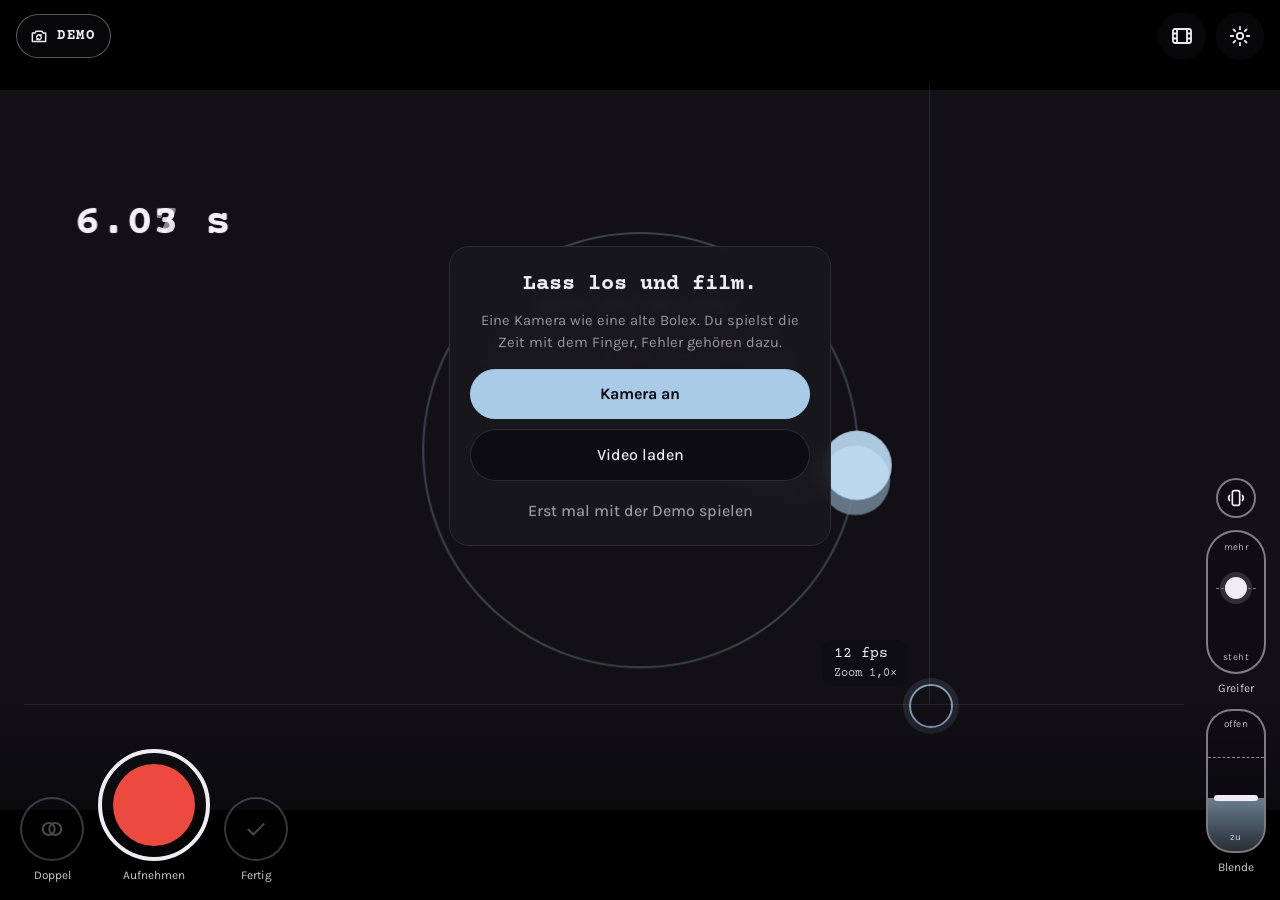
<file: index.html>
<!doctype html>
<html lang="de">
<head>
<meta charset="utf-8">
<meta name="viewport" content="width=device-width,initial-scale=1,viewport-fit=cover">
<meta name="apple-mobile-web-app-capable" content="yes">
<meta name="theme-color" content="#0d0c10">
<title>Mekas</title>
<link rel="preconnect" href="https://fonts.googleapis.com">
<link rel="preconnect" href="https://fonts.gstatic.com" crossorigin>
<link rel="stylesheet" href="https://fonts.googleapis.com/css2?family=Courier+Prime:wght@400;700&family=Karla:wght@400;500;700&display=swap">
<link rel="stylesheet" href="src/stil.css?v=2.4.0">
</head>
<body>

<div class="app" id="app">
  <div class="stage" id="stage" aria-label="Sucher. Seitwärts wischen verändert die Bildrate, hoch und runter den Zoom. Zwei Finger halten das Bild an.">
    <canvas id="out" width="1280" height="720"></canvas>
    <div class="padarea">
      <div class="xline" id="xline"></div>
      <div class="yline" id="yline"></div>
      <div class="puck" id="puck"></div>
      <div class="plabel" id="plabel">12 fps</div>
    </div>
    <div class="frozen" id="frozen" hidden>HÄLT</div>
    <div class="hint" id="hint"><b>Spiel mit der Zeit.</b><span>Wisch übers Bild: seitwärts ist die Kurbel, hoch und runter der Zoom. Zwei Finger halten das Bild an.</span></div>
  </div>

  <div class="bar top">
    <button class="srcbtn" id="btnSrc" type="button" aria-label="Kamera an">
      <svg viewBox="0 0 24 24"><path d="M4 8.5h3l1.6-2.2h6.8L17 8.5h3v10H4z"/><path d="M9.2 13.4a2.8 2.8 0 0 1 4.9-1.8M14.8 13.6a2.8 2.8 0 0 1-4.9 1.8"/><path d="M14.4 10.4v1.4h-1.4M9.6 16.6v-1.4H11"/></svg>
      <span id="srcLabel">DEMO</span>
    </button>
    <div class="chips">
      <span class="chip" id="chipTime" hidden>00:00</span>
      <span class="chip sky" id="chipDoppel" hidden>DOPPEL</span>
    </div>
    <button class="iconbtn" id="btnFilms" type="button" aria-label="Filme">
      <svg viewBox="0 0 24 24"><rect x="3" y="5" width="18" height="14" rx="2"/><path d="M7 5v14M17 5v14M3 9.5h4M3 14.5h4M17 9.5h4M17 14.5h4"/></svg>
      <span class="count" id="filmCount" hidden>0</span>
    </button>
    <button class="iconbtn" id="btnSettings" type="button" aria-label="Einstellungen">
      <svg viewBox="0 0 24 24"><circle cx="12" cy="12" r="3.2"/><path d="M12 2.8v2.4M12 18.8v2.4M21.2 12h-2.4M5.2 12H2.8M18.5 5.5l-1.7 1.7M7.2 16.8l-1.7 1.7M18.5 18.5l-1.7-1.7M7.2 7.2L5.5 5.5"/></svg>
    </button>
  </div>

  <div class="gripper">
    <button class="ruck" id="btnRuck" type="button" aria-pressed="true" aria-label="Gyroskop: ein Ruck mit dem Telefon stösst den Film. Antippen koppelt oder entkoppelt.">
      <svg viewBox="0 0 24 24"><rect x="8" y="4" width="8" height="16" rx="2"/><path d="M5 9.2a4.5 4.5 0 0 0 0 5.6M19 9.2a4.5 4.5 0 0 1 0 5.6"/><path class="aus" d="M4 4l16 16"/></svg>
    </button>
    <div class="ctl">
      <div class="readout" id="gRead"></div>
      <div class="gpad" id="gpad" role="group" tabindex="0" aria-label="Greifer: kurz tippen gibt dem Film einen Stoss, halten lässt ihn schlüpfen. Oben bleiben Lücken, unten steht der Film.">
        <div class="hline" id="gZline"></div><div class="knob" id="gknob"></div>
        <span class="ends t">mehr</span><span class="ends b">steht</span>
      </div>
      <span class="slotlabel">Greifer</span>
    </div>
    <div class="ctl">
      <div class="readout" id="vRead"></div>
      <div class="vfader" id="vfader" role="slider" tabindex="0" aria-label="Blende: hoch öffnet, runter schliesst, ganz unten ist sie zu" aria-valuemin="0" aria-valuemax="360" aria-valuenow="135">
        <div class="fill" id="vfill"></div><div class="limit" id="vlimit"></div><div class="knob" id="vknob"></div>
        <span class="ends t">offen</span><span class="ends b">zu</span>
      </div>
      <span class="slotlabel" id="vLabel">Blende</span>
    </div>
  </div>

  <div class="scrub" id="scrub" hidden>
    <div class="scrubhead"><b>Doppel ab</b><span id="scrubVal">0:00,0 von 0:00,0</span></div>
    <input type="range" id="scrubber" min="0" max="1000" step="1" value="0" aria-label="Stelle im Film, ab der doppelt belichtet wird">
    <small>Such die Stelle im Film. Aufnehmen legt dein neues Bild ab hier darüber. Auf- und abblenden machst du selbst mit der Belichtung.</small>
  </div>

  <div class="bar bottom">
    <div class="slot" id="slotDoppel">
      <button class="round" id="btnDoppel" type="button" aria-pressed="false" aria-label="Doppel: zurückspulen und darüber belichten">
        <svg viewBox="0 0 24 24"><circle cx="9" cy="12" r="5.5"/><circle cx="15" cy="12" r="5.5"/></svg>
      </button>
      <span class="slotlabel">Doppel</span>
    </div>
    <div class="recwrap">
      <button class="recbtn" id="btnRec" type="button" aria-label="Aufnehmen"><span class="core"><span class="bars"><i></i><i></i></span></span></button>
      <span class="slotlabel" id="recLabel">Aufnehmen</span>
    </div>
    <div class="slot">
      <button class="round" id="btnDone" type="button" aria-label="Film beenden und speichern" disabled>
        <svg viewBox="0 0 24 24"><path d="M5 12.5l4.5 4.5L19 7.5"/></svg>
      </button>
      <span class="slotlabel">Fertig</span>
    </div>
  </div>

  <div class="develop" id="develop" hidden>
    <b>Film wird entwickelt</b>
    <div class="progress"><i id="devBar"></i></div>
    <span id="devVal" class="val">bereitet vor …</span>
    <button class="pill ghost" id="devCancel" type="button">Abbrechen</button>
  </div>

  <div class="result" id="result" hidden>
    <b id="resTitle">Film fertig</b>
    <video id="resVideo" controls playsinline></video>
    <button class="pill primary" id="resSave" type="button">Film aufs iPhone sichern</button>
    <button class="pill" id="resSaveTon" type="button" hidden>Tonspur sichern</button>
    <button class="pill ghost" id="resClose" type="button">Weiterfilmen</button>
  </div>

  <div class="toast" id="toast" role="status"></div>

  <div class="startcard" id="startcard">
    <h2>Lass los und film.</h2>
    <p>Eine Kamera wie eine alte Bolex. Du spielst die Zeit mit dem Finger, Fehler gehören dazu.</p>
    <button class="pill primary" id="cardCam" type="button">Kamera an</button>
    <label class="pill" for="cardFile">Video laden<input type="file" id="cardFile" accept="video/*"></label>
    <button class="pill ghost" id="cardDemo" type="button">Erst mal mit der Demo spielen</button>
  </div>

  <div class="backdrop" id="backdrop"></div>

  <aside class="sheet" id="settings" aria-labelledby="setTitle" aria-hidden="true">
    <div class="grip"></div>
    <div class="sheethead"><h2 id="setTitle">Einstellungen</h2><button class="close" type="button" data-close aria-label="Schliessen">×</button></div>
    <div class="sec">
      <h3>Zeit</h3>
      <div class="rowset col">
        <div class="seg" id="segTime"><button type="button" data-v="hold" aria-pressed="true">Bild steht nach</button><button type="button" data-v="under">Unterdreht</button></div>
        <p class="note" id="timeNote"></p>
      </div>
    </div>
    <div class="sec">
      <h3>Quelle</h3>
      <div class="btnrow">
        <button class="pill primary" id="btnCam" type="button">Kamera an</button>
        <label class="pill" for="fileIn">Video laden<input type="file" id="fileIn" accept="video/*"></label>
        <button class="pill" id="btnDemo" type="button">Demo</button>
      </div>
      <div class="rowset" id="rowMirror"><div class="t">Sucher spiegeln<small>nur die Anzeige, wie ein Spiegel</small></div><input type="checkbox" class="switch" id="mirrorView"></div>
      <div class="rowset" id="rowMirrorRec"><div class="t">Aufnahme spiegeln<small>die Datei seitenverkehrt</small></div><input type="checkbox" class="switch" id="mirrorRec"></div>
      <div class="rowset" id="rowSwivel"><div class="t">Schwenken mit dem Telefon<small>im Zoom wandert der Ausschnitt mit, wie beim Abfilmen eines Fernsehers. Mitte ist, wie du das Telefon beim Start der Aufnahme hältst.</small></div><input type="checkbox" class="switch" id="swivel" checked></div>
      <div class="rowset" id="rowFile" hidden><div class="t">Geladenes Video</div><div class="btnrow"><button class="pill" id="btnRestart" type="button">Von vorn</button></div></div>
    </div>
    <div class="sec">
      <h3>Mechanik</h3>
      <p class="note">Unten rechts die <b>Blende</b>: hoch und runter, wie lange sie pro Bild offen ist, ganz unten ist sie zu. Über der gestrichelten Linie ist die Blende noch offen, während der Greifer den Film schon zieht: helle Stellen ziehen Schlieren.<br>Darüber der <b>Greifer</b>. Kurz tippen gibt dem Film einen Stoss: Er rutscht und rastet federnd wieder ein, ein kleiner Stoss in dasselbe Bild, ein grosser ins nächste. Ein Ruck mit dem Telefon wirkt genauso, der kleine Knopf über dem Greifer koppelt das Gyroskop ab und wieder an. Halten lässt den Film schlüpfen: über der gestrichelten Linie bleiben Lücken, knapp darunter rollt der Bildstrich langsam durchs Bild, ganz unten steht der Film und die Bilder stapeln sich. Loslassen: Er rastet mit seinem Schwung im nächsten Bild ein.</p>
      <div class="rowset col"><div class="t">Handkurbel <span class="val" id="jitterVal">75</span><small>wie unregelmässig die Bilder kommen</small></div><input type="range" id="jitter" min="0" max="100" step="1" value="75" aria-label="Handkurbel"></div>
      <div class="rowset col"><div class="t">Bildstand <span class="val" id="weaveVal">35</span><small>jedes neue Bild sitzt minimal anders im Bildfenster</small></div><input type="range" id="weave" min="0" max="100" step="1" value="35" aria-label="Bildstand"></div>
    </div>
    <div class="sec">
      <h3>Aufnahme</h3>
      <div class="rowset col"><div class="t">Vorführtempo der Datei<small>passend zur Final-Cut-Timeline</small></div>
        <div class="seg" id="segFps"><button type="button" data-v="24" aria-pressed="true">24</button><button type="button" data-v="25">25</button><button type="button" data-v="30">30</button></div>
      </div>
      <div class="rowset col"><div class="t">Auflösung<small>720p läuft auf dem iPhone flüssiger</small></div>
        <div class="seg" id="segRes"><button type="button" data-v="1280" aria-pressed="true">720p</button><button type="button" data-v="1920">1080p</button></div>
      </div>
      <div class="rowset"><div class="t">Ton aufnehmen</div><input type="checkbox" class="switch" id="ton" checked></div>
      <div class="rowset col"><div class="t">Mikrofon verzögern <span class="val" id="delayVal">0 ms</span><small>Einmal vor der Kamera klatschen und in Final Cut prüfen. Kommt der Klatscher vor dem Bild, hier nachziehen.</small></div><input type="range" id="avDelay" min="0" max="300" step="5" value="0" aria-label="Mikrofon verzögern"></div>
      <div class="rowset"><div class="t">Klappe<small>weisser Blitz mit Piepton im laufenden Film</small></div><button class="pill" id="btnClap" type="button">Klappe</button></div>
    </div>
    <div class="sec">
      <h3>Am Rechner</h3>
      <div class="rowset"><div class="t">MIDI-Knopf als Kurbel<small id="midiStatus">in Chrome am Rechner</small></div><button class="pill" id="btnMidi" type="button">Verbinden</button></div>
      <p class="note">Tastatur: R nimmt auf und pausiert, Leertaste gedrückt hält das Bild an, Pfeiltasten bewegen Kurbel und Zoom.</p>
      <p class="note">Damit Safari auf dem iPhone nicht jedes Mal nach Kamera und Mikrofon fragt: Einstellungen › Apps › Safari › Kamera und Mikrofon auf „Erlauben“.</p>
    </div>
    <p class="note version">Mekas <span id="version"></span></p>
  </aside>

  <aside class="sheet" id="filmsSheet" aria-labelledby="filmsTitle" aria-hidden="true">
    <div class="grip"></div>
    <div class="sheethead"><h2 id="filmsTitle">Filme</h2><button class="close" type="button" data-close aria-label="Schliessen">×</button></div>
    <div class="filmlist" id="films"></div>
    <p class="empty" id="noFilms">Noch kein Film. Mit dem Haken „Fertig“ landet ein Film hier.</p>
    <div class="filmsfoot" id="filmsFoot" hidden>
      <p class="note">Die Filme liegen nur hier im Browser, nicht in deinen Fotos. Was du behalten willst, zuerst sichern.</p>
      <button class="pill" id="btnDropAll" type="button">Alle löschen</button>
    </div>
  </aside>
</div>

<script type="module" src="src/main.js?v=2.4.0"></script>
</body>
</html>
</file>
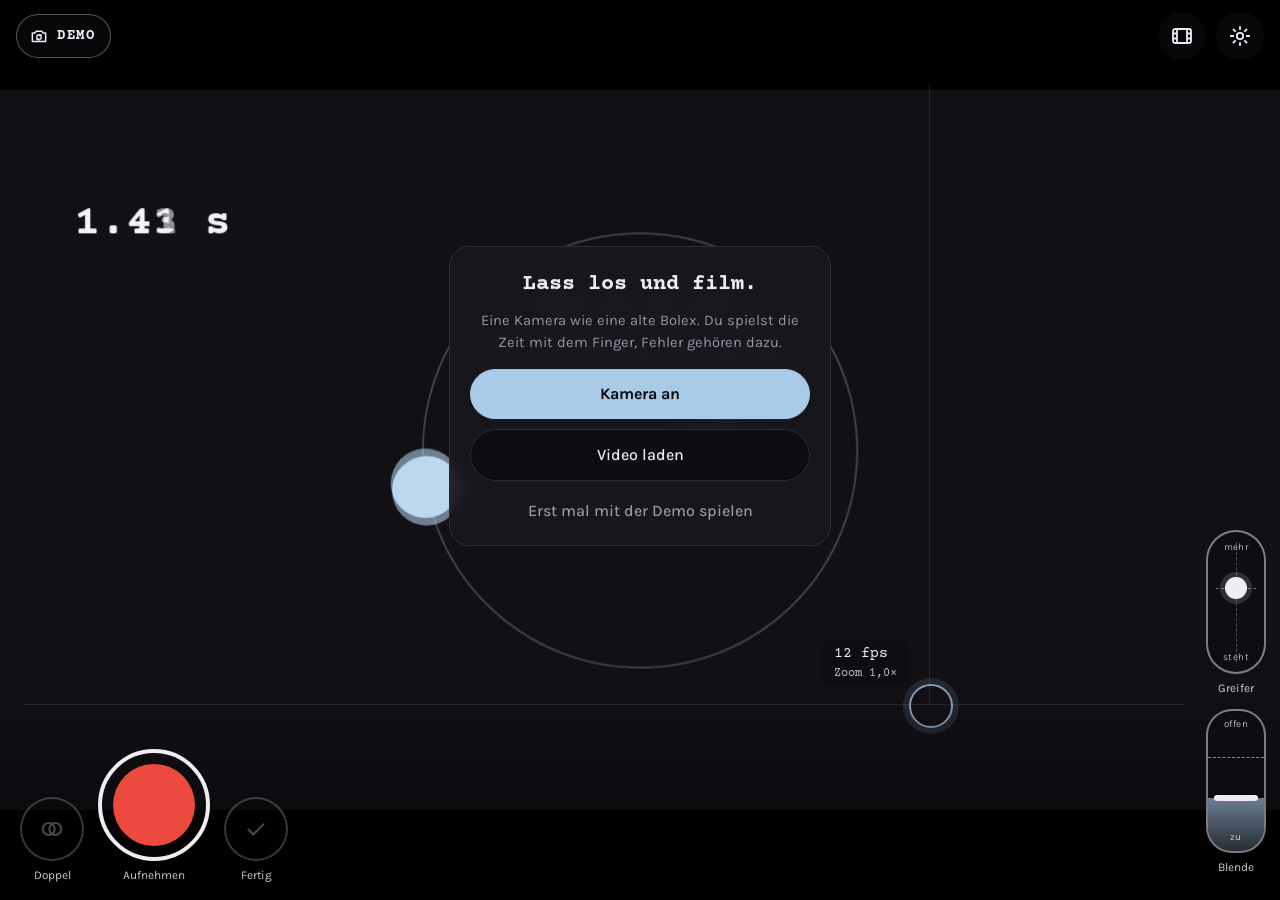
<file: mekas.html>
<!doctype html>
<html lang="de">
<head>
<meta charset="utf-8">
<meta name="viewport" content="width=device-width,initial-scale=1,viewport-fit=cover">
<meta name="apple-mobile-web-app-capable" content="yes">
<meta name="theme-color" content="#0d0c10">
<title>Mekas</title>
<link rel="preconnect" href="https://fonts.googleapis.com">
<link rel="preconnect" href="https://fonts.gstatic.com" crossorigin>
<link rel="stylesheet" href="https://fonts.googleapis.com/css2?family=Courier+Prime:wght@400;700&family=Karla:wght@400;500;700&display=swap">
<style>
/* Layout: the whole screen is the viewfinder and the instrument. Drag anywhere (relative): sideways = frame rate, up/down = zoom. Top left: camera switch. Bottom: shutter fader (down to closed), big release, Doppel, Fertig. Films and settings live in sheets. Single dark look on purpose. */
:root{
  --velvet:#0d0c10;
  --plate:#18171d;
  --line:#2e2c37;
  --paper:#efecf3;
  --muted:#9a96a8;
  --sky:#a9cbe8;
  --sky-soft:rgba(169,203,232,.16);
  --rec:#ec4a3f;
  --type:"Courier Prime","Courier New",ui-monospace,monospace;
  --body:"Karla",system-ui,-apple-system,"Segoe UI",sans-serif;
  color-scheme:dark;
}
[hidden]{display:none!important}
html,body{height:100%;margin:0;background:var(--velvet);color:var(--paper);overflow:hidden}
body{font-family:var(--body);font-size:15px;line-height:1.45;-webkit-tap-highlight-color:transparent}
.app{position:relative;height:100%;width:100%;overflow:hidden}
button{font-family:inherit;color:inherit}

.stage{position:absolute;inset:0;background:#000;touch-action:none;cursor:grab;-webkit-user-select:none;user-select:none}
.stage.playing{cursor:grabbing}
#out{position:absolute;inset:0;width:100%;height:100%;object-fit:contain;display:block}
#out.mirror{transform:scaleX(-1)}
.padarea{position:absolute;left:24px;right:96px;top:calc(84px + env(safe-area-inset-top,0px));bottom:calc(196px + env(safe-area-inset-bottom,0px));pointer-events:none}
.xline,.yline{position:absolute;pointer-events:none;background:var(--sky);opacity:.12;transition:opacity .3s}
.xline{top:0;bottom:0;width:1px}.yline{left:0;right:0;height:1px}
.puck{position:absolute;width:40px;height:40px;margin:-20px 0 0 -20px;border-radius:50%;border:2px solid var(--sky);pointer-events:none;box-shadow:0 0 0 6px var(--sky-soft);opacity:.75;transition:background .2s,transform .2s,opacity .3s}
.stage.playing .puck{background:var(--sky-soft);transform:scale(1.15);opacity:1}
.stage.playing .xline,.stage.playing .yline{opacity:.3}
.plabel{position:absolute;pointer-events:none;font-family:var(--type);font-size:.95rem;line-height:1.25;font-variant-numeric:tabular-nums;background:rgba(13,12,16,.6);padding:4px 12px;border-radius:12px;white-space:pre;transform:translate(20px,-64px)}
.plabel small{font-size:.78rem;opacity:.8}
.plabel.flip{transform:translate(calc(-100% - 20px),-64px)}
.plabel.below{margin-top:96px}
.frozen{position:absolute;left:50%;top:50%;transform:translate(-50%,-50%);font-family:var(--type);font-weight:700;letter-spacing:.3em;font-size:1rem;color:var(--velvet);background:var(--sky);padding:6px 14px;border-radius:999px;pointer-events:none}
.hint{position:absolute;left:50%;top:38%;transform:translate(-50%,-50%);width:min(320px,calc(100% - 48px));text-align:center;pointer-events:none;text-shadow:0 1px 4px #000;transition:opacity .6s}
.hint b{display:block;font-family:var(--type);font-size:1.15rem;margin-bottom:6px}
.hint span{font-size:.92rem;opacity:.85}
.hint.gone{opacity:0}

.bar{position:absolute;left:0;right:0;display:flex;align-items:center;gap:10px;padding-inline:16px;pointer-events:none}
.bar > *{pointer-events:auto}
.top{top:0;padding-top:calc(12px + env(safe-area-inset-top,0px));padding-bottom:28px;background:linear-gradient(rgba(0,0,0,.55),transparent)}
.srcbtn{display:inline-flex;align-items:center;gap:8px;min-height:44px;padding:0 14px 0 12px;border-radius:999px;border:1px solid rgba(239,236,243,.35);background:rgba(13,12,16,.55);font-family:var(--type);font-weight:700;letter-spacing:.12em;font-size:.85rem;cursor:pointer;flex:none}
.srcbtn svg{width:20px;height:20px;stroke:var(--paper);fill:none;stroke-width:1.8;stroke-linecap:round;stroke-linejoin:round}
.srcbtn:active{background:var(--sky);color:var(--velvet)}
.srcbtn:active svg{stroke:var(--velvet)}
.chips{display:flex;gap:8px;align-items:center;flex:1;min-width:0;pointer-events:none;flex-wrap:wrap}
.chip{font-family:var(--type);font-size:.82rem;padding:3px 10px;border-radius:999px;background:rgba(13,12,16,.6);white-space:nowrap;font-variant-numeric:tabular-nums}
.chip.rec{background:var(--rec);color:#fff;font-weight:700;letter-spacing:.04em}
.chip.paused{background:var(--paper);color:var(--velvet);font-weight:700}
.chip.sky{background:var(--sky);color:var(--velvet);font-weight:700}
.iconbtn{width:48px;height:48px;border-radius:50%;border:0;background:rgba(13,12,16,.55);display:grid;place-items:center;cursor:pointer;flex:none;position:relative}
.iconbtn svg{width:24px;height:24px;stroke:var(--paper);fill:none;stroke-width:1.8;stroke-linecap:round;stroke-linejoin:round}
.iconbtn .count{position:absolute;top:-2px;right:-2px;min-width:20px;height:20px;border-radius:10px;background:var(--sky);color:var(--velvet);font-weight:700;font-size:.72rem;display:grid;place-items:center;padding:0 5px}
:focus-visible{outline:2px solid var(--sky);outline-offset:3px}

.bottom{bottom:0;justify-content:flex-start;align-items:flex-end;gap:10px;padding-right:92px;padding-bottom:calc(16px + env(safe-area-inset-bottom,0px));padding-top:50px;background:linear-gradient(transparent,rgba(0,0,0,.65))}
.slot{display:flex;flex-direction:column;align-items:center;gap:6px;width:72px}
.slotlabel{font-size:.74rem;opacity:.85;text-align:center;min-height:1.1em;white-space:nowrap}
.recbtn{position:relative;width:112px;height:112px;border-radius:50%;border:4px solid var(--paper);background:rgba(13,12,16,.35);cursor:pointer;touch-action:none;flex:none}
.recbtn .core{position:absolute;left:50%;top:50%;width:82px;height:82px;margin:-41px 0 0 -41px;border-radius:50%;background:var(--rec);transition:all .16s ease;display:grid;place-items:center}
.recbtn .bars{display:none;gap:10px}
.recbtn .bars i{display:block;width:10px;height:30px;border-radius:3px;background:#fff}
.recbtn.live .core{width:64px;height:64px;margin:-32px 0 0 -32px;border-radius:18px}
.recbtn.live .bars{display:flex}
.recbtn.paused{border-color:var(--rec);animation:breathe 1.6s ease-in-out infinite}
.recbtn.fading{border-color:var(--sky)}
@keyframes breathe{50%{box-shadow:0 0 0 10px rgba(236,74,63,.18)}}
.recwrap{display:flex;flex-direction:column;align-items:center;gap:6px}
.round{width:64px;height:64px;border-radius:50%;border:2px solid rgba(239,236,243,.75);background:rgba(13,12,16,.55);display:grid;place-items:center;cursor:pointer}
.round svg{width:26px;height:26px;stroke:var(--paper);fill:none;stroke-width:1.9;stroke-linecap:round;stroke-linejoin:round}
.round[aria-pressed="true"]{background:var(--sky);border-color:var(--sky)}
.round[aria-pressed="true"] svg{stroke:var(--velvet)}
.round:disabled{opacity:.3;cursor:default}
.slot.invisible{visibility:hidden}

.vfader{position:relative;width:56px;height:140px;border-radius:26px;background:rgba(13,12,16,.55);border:2px solid rgba(239,236,243,.5);touch-action:none;cursor:ns-resize;overflow:hidden}
.vfader .fill{position:absolute;left:0;right:0;bottom:0;background:linear-gradient(to top,rgba(169,203,232,.2),rgba(169,203,232,.6))}
.vfader .knob{position:absolute;left:6px;right:6px;height:6px;border-radius:3px;background:var(--paper);margin-top:-3px}
.vfader .ends{position:absolute;left:0;right:0;text-align:center;font-size:.62rem;letter-spacing:.06em;opacity:.8;pointer-events:none}
.vfader .ends.t{top:6px}.vfader .ends.b{bottom:6px}
.vfader.closed{border-color:var(--sky)}
.vfader .limit{position:absolute;left:0;right:0;height:0;border-top:1px dashed rgba(239,236,243,.55);pointer-events:none}
.fwrap{position:relative}
.readout{position:absolute;bottom:calc(100% + 10px);left:50%;transform:translateX(-50%);font-family:var(--type);font-size:.85rem;font-variant-numeric:tabular-nums;white-space:nowrap;background:rgba(13,12,16,.8);border:1px solid var(--line);padding:4px 10px;border-radius:10px;pointer-events:none;opacity:0;transition:opacity .2s}
.readout.show{opacity:1}
.ctl{display:flex;flex-direction:column;align-items:center;gap:6px;position:relative}
.gripper{position:absolute;right:14px;bottom:calc(14px + env(safe-area-inset-bottom,0px));display:flex;flex-direction:column;align-items:center;gap:12px;z-index:2}
.gpad{position:relative;width:56px;height:140px;border-radius:30px;background:rgba(13,12,16,.55);border:2px solid rgba(239,236,243,.5);touch-action:none;cursor:move;overflow:hidden}
.gpad .hline{position:absolute;left:8px;right:8px;height:0;border-top:1px dashed rgba(239,236,243,.45)}
.gpad .vline{position:absolute;top:10px;bottom:10px;width:0;left:50%;border-left:1px dashed rgba(239,236,243,.3)}
.gpad .knob{position:absolute;width:22px;height:22px;margin:-11px 0 0 -11px;border-radius:50%;background:var(--paper);box-shadow:0 0 0 5px rgba(239,236,243,.15)}
.gpad.off{border-color:var(--sky)}
.gpad.off .knob{background:var(--sky)}
.gpad .ends{position:absolute;left:0;right:0;text-align:center;font-size:.6rem;letter-spacing:.04em;opacity:.75;pointer-events:none}
.gpad .ends.t{top:8px}.gpad .ends.b{bottom:8px}
.gripper .readout{bottom:auto;top:40%;left:auto;right:calc(100% + 12px);transform:translateY(-50%)}
.slotlabel small{display:block;font-size:.66rem;opacity:.8}
#vLabel{min-height:2.3em}

.scrub{position:absolute;left:16px;right:92px;bottom:calc(172px + env(safe-area-inset-bottom,0px));background:rgba(24,23,29,.9);border:1px solid var(--line);border-radius:18px;padding:12px 16px 8px;display:flex;flex-direction:column;gap:4px;-webkit-backdrop-filter:blur(8px);backdrop-filter:blur(8px);max-width:640px;margin-inline:auto}
.scrubhead{display:flex;justify-content:space-between;align-items:baseline;gap:8px}
.scrubhead b{font-family:var(--type);font-size:1rem}
.scrubhead span{font-family:var(--type);color:var(--sky);font-variant-numeric:tabular-nums}
.scrub small{color:var(--muted);font-size:.82rem}
.develop{position:absolute;left:50%;top:50%;transform:translate(-50%,-50%);width:min(320px,calc(100% - 32px));background:rgba(24,23,29,.92);border:1px solid var(--line);border-radius:20px;padding:20px;text-align:center;display:flex;flex-direction:column;gap:12px}
.develop b{font-family:var(--type);font-size:1.15rem}
.progress{height:6px;border-radius:3px;background:var(--line);overflow:hidden}
.progress i{display:block;height:100%;width:0;background:var(--sky)}
.result{position:absolute;left:50%;top:50%;transform:translate(-50%,-50%);width:min(340px,calc(100% - 32px));max-height:calc(100% - 40px);overflow:auto;background:rgba(24,23,29,.95);border:1px solid var(--line);border-radius:20px;padding:16px;display:flex;flex-direction:column;gap:10px;text-align:center}
.result video{width:100%;max-height:36vh;border-radius:12px;background:#000;object-fit:contain}
.result b{font-family:var(--type);font-size:1.1rem}

.toast{position:absolute;left:50%;top:calc(76px + env(safe-area-inset-top,0px));transform:translate(-50%,-8px);max-width:min(440px,calc(100% - 32px));background:rgba(24,23,29,.94);border:1px solid var(--line);padding:10px 16px;border-radius:14px;font-size:.92rem;opacity:0;pointer-events:none;transition:opacity .25s,transform .25s;text-align:center}
.toast.show{opacity:1;transform:translate(-50%,0)}
.toast.warn{border-color:var(--rec)}
.startcard{position:absolute;left:50%;top:44%;transform:translate(-50%,-50%);width:min(340px,calc(100% - 32px));background:rgba(24,23,29,.92);border:1px solid var(--line);border-radius:20px;padding:22px 20px 14px;display:flex;flex-direction:column;gap:10px;text-align:center;-webkit-backdrop-filter:blur(8px);backdrop-filter:blur(8px)}
.startcard h2{margin:0;font-family:var(--type);font-size:1.35rem;text-wrap:balance}
.startcard p{margin:0 0 6px;color:var(--muted);font-size:.92rem;text-wrap:pretty}
.pill{min-height:50px;border-radius:999px;border:1px solid var(--line);background:var(--velvet);font-size:1rem;font-weight:500;cursor:pointer;display:flex;align-items:center;justify-content:center;position:relative;overflow:hidden;padding:0 18px}
.pill.primary{background:var(--sky);color:var(--velvet);border-color:var(--sky);font-weight:700}
.pill.ghost{background:transparent;border-color:transparent;color:var(--muted);min-height:40px}
.pill input[type=file]{position:absolute;inset:0;opacity:0;cursor:pointer}

.backdrop{position:absolute;inset:0;background:rgba(0,0,0,.5);opacity:0;pointer-events:none;transition:opacity .25s}
.backdrop.show{opacity:1;pointer-events:auto}
.sheet{position:absolute;left:50%;bottom:0;width:min(560px,100%);max-height:84%;overflow:auto;overscroll-behavior:contain;transform:translate(-50%,105%);transition:transform .3s cubic-bezier(.2,.8,.2,1);background:var(--plate);border:1px solid var(--line);border-bottom:0;border-radius:20px 20px 0 0;padding:6px 18px calc(26px + env(safe-area-inset-bottom,0px))}
.sheet.show{transform:translate(-50%,0)}
.grip{width:40px;height:5px;border-radius:3px;background:var(--line);margin:6px auto 10px}
.sheethead{display:flex;justify-content:space-between;align-items:center;margin-bottom:6px}
.sheethead h2{margin:0;font-family:var(--type);font-size:1.15rem;letter-spacing:.06em}
.close{border:0;background:var(--velvet);width:40px;height:40px;border-radius:50%;cursor:pointer;font-size:1.3rem;line-height:1}
.sec{margin-top:16px}
.sec h3{margin:0 0 6px;font-size:.72rem;text-transform:uppercase;letter-spacing:.16em;color:var(--muted);font-weight:500}
.rowset{display:flex;justify-content:space-between;align-items:center;gap:12px;min-height:54px;border-bottom:1px solid var(--line)}
.rowset:last-child{border-bottom:0}
.rowset .t{display:flex;flex-direction:column;min-width:0}
.rowset .t small{color:var(--muted);font-size:.8rem}
.rowset.col{flex-direction:column;align-items:stretch;padding-block:10px;gap:8px}
.seg{display:flex;background:var(--velvet);border-radius:12px;padding:4px;gap:4px}
.seg button{flex:1;min-height:42px;border:0;border-radius:9px;background:transparent;color:var(--muted);font-weight:500;cursor:pointer;font-size:.92rem}
.seg button[aria-pressed="true"]{background:var(--sky);color:var(--velvet);font-weight:700}
.switch{-webkit-appearance:none;appearance:none;width:52px;height:32px;border-radius:16px;background:var(--line);position:relative;cursor:pointer;flex:none;transition:background .2s;margin:0}
.switch::after{content:"";position:absolute;top:3px;left:3px;width:26px;height:26px;border-radius:50%;background:var(--paper);transition:transform .2s}
.switch:checked{background:var(--sky)}
.switch:checked::after{transform:translateX(20px)}
input[type=range]{-webkit-appearance:none;appearance:none;width:100%;height:40px;background:transparent;margin:0;cursor:pointer}
input[type=range]::-webkit-slider-runnable-track{height:4px;border-radius:2px;background:var(--line)}
input[type=range]::-moz-range-track{height:4px;border-radius:2px;background:var(--line)}
input[type=range]::-webkit-slider-thumb{-webkit-appearance:none;width:28px;height:28px;margin-top:-12px;border-radius:50%;background:var(--sky);border:0}
input[type=range]::-moz-range-thumb{width:28px;height:28px;border-radius:50%;background:var(--sky);border:0}
.btnrow{display:flex;flex-wrap:wrap;gap:8px}
.btnrow .pill{flex:1 1 140px;min-height:46px;font-size:.95rem}
.val{font-family:var(--type);color:var(--sky);font-variant-numeric:tabular-nums}
.note{color:var(--muted);font-size:.84rem;margin:8px 0 0;text-wrap:pretty}
.filmlist{display:grid;grid-template-columns:repeat(auto-fill,minmax(220px,1fr));gap:12px;margin-top:8px}
.film{background:var(--velvet);border:1px solid var(--line);border-radius:14px;overflow:hidden;display:flex;flex-direction:column;min-width:0}
.film video{width:100%;aspect-ratio:16/9;background:#000;object-fit:contain;display:block}
.film .meta{padding:10px 12px 12px;display:flex;flex-direction:column;gap:8px}
.film .info{font-family:var(--type);font-size:.85rem;font-variant-numeric:tabular-nums}
.film .acts{display:flex;gap:6px;flex-wrap:wrap}
.film .pill{min-height:40px;font-size:.88rem;flex:1 1 auto;padding:0 12px}
.empty{color:var(--muted);margin:12px 0}
.filmsfoot{margin-top:20px;padding-top:14px;border-top:1px solid var(--line);display:flex;flex-direction:column;align-items:flex-start;gap:8px}
#btnDropAll.armed{background:var(--rec);border-color:var(--rec);color:#fff}
@media (prefers-reduced-motion:reduce){.sheet,.toast,.backdrop,.puck,.hint{transition:none}.recbtn.paused{animation:none}}
</style>
</head>
<body>


<div class="app" id="app">
  <div class="stage" id="stage" aria-label="Sucher. Seitwärts wischen verändert die Bildrate, hoch und runter den Zoom. Zwei Finger halten das Bild an.">
    <canvas id="out" width="1280" height="720"></canvas>
    <div class="padarea">
      <div class="xline" id="xline"></div>
      <div class="yline" id="yline"></div>
      <div class="puck" id="puck"></div>
      <div class="plabel" id="plabel">12 fps</div>
    </div>
    <div class="frozen" id="frozen" hidden>HÄLT</div>
    <div class="hint" id="hint"><b>Spiel mit der Zeit.</b><span>Wisch übers Bild: seitwärts ist die Kurbel, hoch und runter der Zoom. Zwei Finger halten das Bild an.</span></div>
  </div>

  <div class="bar top">
    <button class="srcbtn" id="btnSrc" type="button" aria-label="Kamera an">
      <svg viewBox="0 0 24 24"><path d="M4 8.5h3l1.6-2.2h6.8L17 8.5h3v10H4z"/><path d="M9.2 13.4a2.8 2.8 0 0 1 4.9-1.8M14.8 13.6a2.8 2.8 0 0 1-4.9 1.8"/><path d="M14.4 10.4v1.4h-1.4M9.6 16.6v-1.4H11"/></svg>
      <span id="srcLabel">DEMO</span>
    </button>
    <div class="chips">
      <span class="chip" id="chipTime" hidden>00:00</span>
      <span class="chip sky" id="chipDoppel" hidden>DOPPEL</span>
    </div>
    <button class="iconbtn" id="btnFilms" type="button" aria-label="Filme">
      <svg viewBox="0 0 24 24"><rect x="3" y="5" width="18" height="14" rx="2"/><path d="M7 5v14M17 5v14M3 9.5h4M3 14.5h4M17 9.5h4M17 14.5h4"/></svg>
      <span class="count" id="filmCount" hidden>0</span>
    </button>
    <button class="iconbtn" id="btnSettings" type="button" aria-label="Einstellungen">
      <svg viewBox="0 0 24 24"><circle cx="12" cy="12" r="3.2"/><path d="M12 2.8v2.4M12 18.8v2.4M21.2 12h-2.4M5.2 12H2.8M18.5 5.5l-1.7 1.7M7.2 16.8l-1.7 1.7M18.5 18.5l-1.7-1.7M7.2 7.2L5.5 5.5"/></svg>
    </button>
  </div>

  <div class="gripper">
    <div class="ctl">
      <div class="readout" id="gRead"></div>
      <div class="gpad" id="gpad" role="group" tabindex="0" aria-label="Greifer: hoch und runter ist der Filmzug, seitwärts der Takt zur Blende. Doppeltippen richtet alles wieder ein.">
        <div class="hline" id="gZline"></div><div class="vline"></div><div class="knob" id="gknob"></div>
        <span class="ends t">mehr</span><span class="ends b">steht</span>
      </div>
      <span class="slotlabel">Greifer</span>
    </div>
    <div class="ctl">
      <div class="readout" id="vRead"></div>
      <div class="vfader" id="vfader" role="slider" tabindex="0" aria-label="Blende: hoch und runter öffnet, seitwärts von verwaschen zu fragmentiert" aria-valuemin="0" aria-valuemax="360" aria-valuenow="135">
        <div class="fill" id="vfill"></div><div class="limit" id="vlimit"></div><div class="knob" id="vknob"></div>
        <span class="ends t">offen</span><span class="ends b">zu</span>
      </div>
      <span class="slotlabel" id="vLabel">Blende</span>
    </div>
  </div>

  <div class="scrub" id="scrub" hidden>
    <div class="scrubhead"><b>Doppel ab</b><span id="scrubVal">0:00,0 von 0:00,0</span></div>
    <input type="range" id="scrubber" min="0" max="1000" step="1" value="0" aria-label="Stelle im Film, ab der doppelt belichtet wird">
    <small>Such die Stelle im Film. Aufnehmen legt dein neues Bild ab hier darüber. Auf- und abblenden machst du selbst mit der Belichtung.</small>
  </div>

  <div class="bar bottom">
    <div class="slot" id="slotDoppel">
      <button class="round" id="btnDoppel" type="button" aria-pressed="false" aria-label="Doppel: zurückspulen und darüber belichten">
        <svg viewBox="0 0 24 24"><circle cx="9" cy="12" r="5.5"/><circle cx="15" cy="12" r="5.5"/></svg>
      </button>
      <span class="slotlabel">Doppel</span>
    </div>
    <div class="recwrap">
      <button class="recbtn" id="btnRec" type="button" aria-label="Aufnehmen"><span class="core"><span class="bars"><i></i><i></i></span></span></button>
      <span class="slotlabel" id="recLabel">Aufnehmen</span>
    </div>
    <div class="slot">
      <button class="round" id="btnDone" type="button" aria-label="Film beenden und speichern" disabled>
        <svg viewBox="0 0 24 24"><path d="M5 12.5l4.5 4.5L19 7.5"/></svg>
      </button>
      <span class="slotlabel">Fertig</span>
    </div>
  </div>

  <div class="develop" id="develop" hidden>
    <b>Film wird entwickelt</b>
    <div class="progress"><i id="devBar"></i></div>
    <span id="devVal" class="val">bereitet vor …</span>
    <button class="pill ghost" id="devCancel" type="button">Abbrechen</button>
  </div>

  <div class="result" id="result" hidden>
    <b id="resTitle">Film fertig</b>
    <video id="resVideo" controls playsinline></video>
    <button class="pill primary" id="resSave" type="button">Film aufs iPhone sichern</button>
    <button class="pill" id="resSaveTon" type="button" hidden>Tonspur sichern</button>
    <button class="pill ghost" id="resClose" type="button">Weiterfilmen</button>
  </div>

  <div class="toast" id="toast" role="status"></div>

  <div class="startcard" id="startcard">
    <h2>Lass los und film.</h2>
    <p>Eine Kamera wie eine alte Bolex. Du spielst die Zeit mit dem Finger, Fehler gehören dazu.</p>
    <button class="pill primary" id="cardCam" type="button">Kamera an</button>
    <label class="pill" for="cardFile">Video laden<input type="file" id="cardFile" accept="video/*"></label>
    <button class="pill ghost" id="cardDemo" type="button">Erst mal mit der Demo spielen</button>
  </div>

  <div class="backdrop" id="backdrop"></div>

  <aside class="sheet" id="settings" aria-labelledby="setTitle" aria-hidden="true">
    <div class="grip"></div>
    <div class="sheethead"><h2 id="setTitle">Einstellungen</h2><button class="close" type="button" data-close aria-label="Schliessen">×</button></div>
    <div class="sec">
      <h3>Zeit</h3>
      <div class="rowset col">
        <div class="seg" id="segTime"><button type="button" data-v="hold" aria-pressed="true">Bild steht nach</button><button type="button" data-v="under">Unterdreht</button></div>
        <p class="note" id="timeNote"></p>
      </div>
    </div>
    <div class="sec">
      <h3>Quelle</h3>
      <div class="btnrow">
        <button class="pill primary" id="btnCam" type="button">Kamera an</button>
        <label class="pill" for="fileIn">Video laden<input type="file" id="fileIn" accept="video/*"></label>
        <button class="pill" id="btnDemo" type="button">Demo</button>
      </div>
      <div class="rowset" id="rowMirror"><div class="t">Sucher spiegeln<small>nur die Anzeige, wie ein Spiegel</small></div><input type="checkbox" class="switch" id="mirrorView"></div>
      <div class="rowset" id="rowMirrorRec"><div class="t">Aufnahme spiegeln<small>die Datei seitenverkehrt</small></div><input type="checkbox" class="switch" id="mirrorRec"></div>
      <div class="rowset" id="rowSwivel"><div class="t">Schwenken mit dem Telefon<small>im Zoom wandert der Ausschnitt mit, wie beim Abfilmen eines Fernsehers. Mitte ist, wie du das Telefon beim Start der Aufnahme hältst.</small></div><input type="checkbox" class="switch" id="swivel" checked></div>
      <div class="rowset" id="rowFile" hidden><div class="t">Geladenes Video</div><div class="btnrow"><button class="pill" id="btnRestart" type="button">Von vorn</button></div></div>
    </div>
    <div class="sec">
      <h3>Mechanik</h3>
      <p class="note">Unten rechts die <b>Blende</b>: hoch und runter, wie lange sie pro Bild offen ist. Seitwärts drehst du eine zweite geschlitzte Scheibe dagegen: links bleibt die Öffnung ein durchgehendes, verwaschenes Fenster, nach rechts wird sie in schmale Schlitze zerhackt, und aus der Schliere werden einzelne scharfe Fragmente. Am deutlichsten bei langsamem Kurbeln. Über der gestrichelten Linie ist die Blende noch offen, während der Greifer den Film schon zieht: helle Stellen ziehen Schlieren.<br>Darüber der <b>Greifer</b>: hoch und runter, wie weit er den Film pro Bild zieht. Unten steht der Film und die Bilder stapeln sich, knapp neben der Mitte rutscht der Bildstrich langsam durchs Bild, oben bleiben Lücken. Seitwärts verschiebst du den Takt zur Blende. Loslassen: Der Greifer läuft in seiner Richtung weiter, bis er wieder in der Perforation sitzt.</p>
      <div class="rowset col"><div class="t">Handkurbel <span class="val" id="jitterVal">75</span><small>wie unregelmässig die Bilder kommen</small></div><input type="range" id="jitter" min="0" max="100" step="1" value="75" aria-label="Handkurbel"></div>
      <div class="rowset"><div class="t">Anlaufblitz<small>überbelichtet die ersten Bilder nach jedem Start</small></div><input type="checkbox" class="switch" id="startFlash" checked></div>
      <div class="rowset col"><div class="t">Bildstand <span class="val" id="weaveVal">35</span><small>jedes neue Bild sitzt minimal anders im Bildfenster</small></div><input type="range" id="weave" min="0" max="100" step="1" value="35" aria-label="Bildstand"></div>
    </div>
    <div class="sec">
      <h3>Aufnahme</h3>
      <div class="rowset col"><div class="t">Vorführtempo der Datei<small>passend zur Final-Cut-Timeline</small></div>
        <div class="seg" id="segFps"><button type="button" data-v="24" aria-pressed="true">24</button><button type="button" data-v="25">25</button><button type="button" data-v="30">30</button></div>
      </div>
      <div class="rowset col"><div class="t">Auflösung<small>720p läuft auf dem iPhone flüssiger</small></div>
        <div class="seg" id="segRes"><button type="button" data-v="1280" aria-pressed="true">720p</button><button type="button" data-v="1920">1080p</button></div>
      </div>
      <div class="rowset"><div class="t">Ton aufnehmen</div><input type="checkbox" class="switch" id="ton" checked></div>
      <div class="rowset col"><div class="t">Mikrofon verzögern <span class="val" id="delayVal">0 ms</span><small>Einmal vor der Kamera klatschen und in Final Cut prüfen. Kommt der Klatscher vor dem Bild, hier nachziehen.</small></div><input type="range" id="avDelay" min="0" max="300" step="5" value="0" aria-label="Mikrofon verzögern"></div>
      <div class="rowset"><div class="t">Klappe<small>weisser Blitz mit Piepton im laufenden Film</small></div><button class="pill" id="btnClap" type="button">Klappe</button></div>
    </div>
    <div class="sec">
      <h3>Am Rechner</h3>
      <div class="rowset"><div class="t">MIDI-Knopf als Kurbel<small id="midiStatus">in Chrome mit der Datei, direkt geöffnet</small></div><button class="pill" id="btnMidi" type="button">Verbinden</button></div>
      <p class="note">Tastatur: R nimmt auf und pausiert, Leertaste gedrückt hält das Bild an, Pfeiltasten bewegen Kurbel und Zoom.</p>
      <p class="note">Kamera und Mikrofon sind in der Claude-Vorschau gesperrt. Öffne die Datei direkt im Browser. Damit Safari auf dem iPhone nicht jedes Mal fragt: Einstellungen › Apps › Safari › Kamera und Mikrofon auf „Erlauben“.</p>
    </div>
  </aside>

  <aside class="sheet" id="filmsSheet" aria-labelledby="filmsTitle" aria-hidden="true">
    <div class="grip"></div>
    <div class="sheethead"><h2 id="filmsTitle">Filme</h2><button class="close" type="button" data-close aria-label="Schliessen">×</button></div>
    <div class="filmlist" id="films"></div>
    <p class="empty" id="noFilms">Noch kein Film. Mit dem Haken „Fertig“ landet ein Film hier.</p>
    <div class="filmsfoot" id="filmsFoot" hidden>
      <p class="note">Die Filme liegen nur hier im Browser, nicht in deinen Fotos. Was du behalten willst, zuerst sichern.</p>
      <button class="pill" id="btnDropAll" type="button">Alle löschen</button>
    </div>
  </aside>
</div>

<script>
(function(){
  const $ = s => document.querySelector(s);
  const mk = () => { const c = document.createElement('canvas'); return [c, c.getContext('2d', { alpha: false })]; };
  const mkVideo = muted => { const v = document.createElement('video'); v.playsInline = true; v.setAttribute('playsinline', ''); v.muted = !!muted; v.preload = 'auto'; return v; };
  const out = $('#out'), octx = out.getContext('2d', { alpha: false, desynchronized: true });
  const [hold, hctx] = mk(), [acc, actx] = mk(), [tmp, tctx] = mk();
  const vidCam = mkVideo(true), vidFile = mkVideo(false);
    const stage = $('#stage');
  const REF_ANGLE = 135, ZOOM_MAX = 3, FADE_MS = 900, SPOOL = 4000;
  const inViewer = !!(window.claude && typeof window.claude.use === 'function');

  let mode = 'demo', facing = 'environment', camStream = null, micStream = null;
  let outFps = 24, jitter = 0.75, expo = 0.375, timeMode = 'hold';
  let xT = 0.78, yT = 0, xC = 0.78, yC = 0, frozen = false;
  let W = 1280, H = 720, srcW = 0, srcH = 0, resCap = 1280;
  let startFlash = true, flashQ = [];
  let audioCtx = null, audioDest = null, recBus = null, recDelay = null, fileNode = null, micNode = null, micToRec = false, avDelayMs = 0;
  let open = false, ex = null, accN = 0, curE = 0, curAngle = REF_ANGLE, curOv = 0, curTravel = 0, slitsH = 0, zugV = 0.6, taktH = 0.5, framOff = 0, nextAt = 0, have = false, dirty = false, projNext = 0, clapFrames = 0;
  let weaveAmt = 0.35, wx = 0, wy = 0, ws = 1;
  let mirrorView = { user: true, environment: false }, mirrorRec = false;
  let fileURL = null, lastNow = performance.now();

  // film state
  let state = 'idle';            // idle | rec | paused | scrub | busy | developing
  let passes = [], cur = null, scrubPos = 0, films = [], filmN = 0;
  let env = 1, envStart = 0, fadingOut = false, fadeOutAt = 0;
  let sid = '', passNo = 0, captureNext = false, totalCaptured = 0, aRec = null, ul = { want: -1, img: null };

  const dlPromise = inViewer ? window.claude.use('downloads') : Promise.resolve(undefined);
  dlPromise.catch(() => {});
  const comma = s => String(s).replace('.', ',');
  const mmss = s => { s = Math.max(0, s); const m = Math.floor(s / 60); return m + ':' + comma((s - m * 60).toFixed(1)).padStart(4, '0'); };
  const mmssShort = s => { s = Math.max(0, Math.floor(s)); return String(Math.floor(s / 60)).padStart(2, '0') + ':' + String(s % 60).padStart(2, '0'); };
  const clamp01 = v => Math.max(0, Math.min(1, v));

  let toastTimer = 0;
  function say(text, warn){
    const t = $('#toast'); t.textContent = text; t.classList.toggle('warn', !!warn); t.classList.add('show');
    clearTimeout(toastTimer); toastTimer = setTimeout(() => t.classList.remove('show'), warn ? 6000 : 3400);
  }

  /* ---------- remembered settings ---------- */
  const KEY = 'kurbel.v3'; const KEY_VER = 4;
  let saved = {};
  try { saved = JSON.parse(localStorage.getItem(KEY) || '{}') || {}; } catch (e) { saved = {}; }
  function persist(){
    const s = { outFps, expo, jitter, startFlash, weave: Math.round(weaveAmt * 100), ton: $('#ton').checked, lastMode: mode, facing, res: resCap, mirrorView, mirrorRec, avDelay: avDelayMs, x: xT, y: yT, swivel: swivelOn, timeMode, slits: slitsH, v: KEY_VER };
    try { localStorage.setItem(KEY, JSON.stringify(s)); } catch (e) {}
  }

  // the film strip near the gate: three frame pitches; exposures land at the gate, the projector window can slip
  const [expC, ectx] = mk(), [hiC, hictx] = mk();
  let stripA = document.createElement('canvas'), stripB = document.createElement('canvas');
  let sa = stripA.getContext('2d', { alpha: false }), sb = stripB.getContext('2d', { alpha: false });
  let P = 0, GY = 0;
  function setSize(w, h){
    const s = Math.min(1, resCap / Math.max(w, h));
    W = Math.max(2, Math.round(w * s / 2) * 2); H = Math.max(2, Math.round(h * s / 2) * 2);
    for (const c of [out, hold, acc, tmp, expC, hiC]){ c.width = W; c.height = H; }
    P = H; GY = P;                       // frames sit flush, no black bar between them
    for (const c of [stripA, stripB]){ c.width = W; c.height = P * 3; }
    sa.fillStyle = '#000'; sa.fillRect(0, 0, W, P * 3); framOff = 0;
    have = false;
  }
  setSize(1280, 720);

  /* ---------- instrument mapping ---------- */
  // crank scale: 4-12 fps across most of the travel, 12 up to full speed at the end
  function fpsOf(x){
    x = clamp01(x);
    const pts = [[0, 4], [0.8, 12], [1, Math.max(13, outFps)]];
    for (let i = 1; i < pts.length; i++){
      const [x0, f0] = pts[i - 1], [x1, f1] = pts[i];
      if (x <= x1) return f0 * Math.pow(f1 / f0, (x - x0) / (x1 - x0));
    }
    return outFps;
  }
  const zoomOf = y => 1 + clamp01(y) * (ZOOM_MAX - 1);
  const angleOf = e => clamp01(e) * 360;          // fader: 0° (closed, black) .. 360°
  const TRANSPORT = 120;                          // degrees of each cycle in which the claw pulls the film
  // two slotted discs on one axis: turned against each other, the open window gets chopped into narrow slits
  const combOf = h => clamp01((clamp01(h) - 0.04) / 0.96);         // 0 = one continuous window
  const slitsN = () => combOf(slitsH) <= 0 ? 1 : 2 + Math.round(combOf(slitsH) * 4);
  const dutyOf = () => 1 - 0.85 * combOf(slitsH);
  function zugOf(v){
    const c = 0.6, d = v >= c ? (v - c) / (1 - c) : (v - c) / c, dz = 0.07;
    if (Math.abs(d) < dz) return 1;
    const s = Math.pow((Math.abs(d) - dz) / (1 - dz), 2.4);
    return d < 0 ? 1 - s : 1 + 0.5 * s;
  }
  function taktOf(h){      // phase shift of the shutter against the claw, in degrees
    const d = (h - 0.5) * 2, dz = 0.08;
    if (Math.abs(d) < dz) return 0;
    return Math.sign(d) * Math.pow((Math.abs(d) - dz) / (1 - dz), 2) * 180;
  }
  // how much of the open sector falls into the transport (both on a 360° circle)
  function transportOverlap(angle, phase){
    if (angle <= 0) return 0;
    const c = 240 + phase, a0 = c - angle / 2, a1 = c + angle / 2;
    let ov = 0;
    for (let k = -2; k <= 2; k++){ const t0 = 360 * k, t1 = t0 + TRANSPORT; ov += Math.max(0, Math.min(a1, t1) - Math.max(a0, t0)); }
    return Math.min(TRANSPORT, ov);
  }
  const fadeOf = a => clamp01(a / 36);            // below 36° the variable shutter fades towards black
  const fmtFps = f => f < 10 ? comma(f.toFixed(1)) : String(Math.round(f));
  function exposureStops(E){
    const ref = (REF_ANGLE / 360) / outFps;
    return Math.max(-2, Math.min(1.2, Math.log2(Math.max(1e-4, E) / ref) * 0.3));
  }

  let lastLabel = '';
  function renderPad(){
    const px = xC * 100, py = (1 - yC) * 100;
    $('#puck').style.left = px + '%'; $('#puck').style.top = py + '%';
    $('#xline').style.left = px + '%'; $('#yline').style.top = py + '%';
    const pl = $('#plabel');
    pl.style.left = px + '%'; pl.style.top = py + '%';
    pl.classList.toggle('flip', xC > 0.5); pl.classList.toggle('below', yC > 0.82);
    const f = fpsOf(xC), z = 'Zoom ' + comma(zoomOf(yC).toFixed(1)) + '×';
    const r = outFps / f, tempo = f >= outFps - 0.3 ? 'echtes Tempo' : (r < 10 ? comma(r.toFixed(1)) : String(Math.round(r))) + '× schneller';
    const top = frozen ? 'hält' : fmtFps(f) + ' fps';
    const zz = swivelLive && swivelFor(mode) && zoomOf(yC) > 1.05 ? z + ' · schwenkt' : z;
    const sub = timeMode === 'under' && !frozen ? tempo + ' · ' + zz : zz;
    const lbl = top + '|' + sub;
    if (lbl !== lastLabel){
      pl.textContent = top + '\n';
      const sm = document.createElement('small'); sm.textContent = sub; pl.appendChild(sm);
      lastLabel = lbl;
    }
  }

  /* ---------- welcome ---------- */
  let hintTimer = setTimeout(hideHint, 6000);
  function hideHint(){ clearTimeout(hintTimer); $('#hint').classList.add('gone'); }
  function hideCard(){ $('#startcard').hidden = true; }

  /* ---------- XY pad, relative ---------- */
  const pointers = new Map();
  let primaryId = null, dragFrom = null, keyHold = false;
  function updateFrozen(){
    const f = pointers.size >= 2 || keyHold;
    if (f !== frozen){ frozen = f; $('#frozen').hidden = !f; if (!f) nextAt = 0; }
  }
  stage.addEventListener('pointerdown', e => {
    pointers.set(e.pointerId, true);
    try { stage.setPointerCapture(e.pointerId); } catch (_) {}
    if (pointers.size === 1){
      primaryId = e.pointerId; dragFrom = { x: e.clientX, y: e.clientY, vx: xT, vy: yT };
      stage.classList.add('playing'); hideHint(); hideCard();
    }
    updateFrozen();
  });
  stage.addEventListener('pointermove', e => {
    if (e.pointerId !== primaryId || !dragFrom) return;
    const r = stage.getBoundingClientRect();
    xT = clamp01(dragFrom.vx + (e.clientX - dragFrom.x) / (r.width * 0.55));
    yT = clamp01(dragFrom.vy - (e.clientY - dragFrom.y) / (r.height * 0.5));
    if (xT === 0 || xT === 1){ dragFrom.x = e.clientX; dragFrom.vx = xT; }
    if (yT === 0 || yT === 1){ dragFrom.y = e.clientY; dragFrom.vy = yT; }
  });
  const lift = e => {
    pointers.delete(e.pointerId);
    if (e.pointerId === primaryId){ primaryId = null; dragFrom = null; }
    if (!pointers.size){ stage.classList.remove('playing'); persist(); }
    updateFrozen();
  };
  ['pointerup', 'pointercancel', 'lostpointercapture'].forEach(ev => stage.addEventListener(ev, lift));

  /* ---------- shutter fader: open .. closed ---------- */
  const vf = $('#vfader');
  let vReadTimer = 0;
  function showRead(id, text){ const r = $(id); r.textContent = text; r.classList.add('show'); }
  function hideRead(id){ $(id).classList.remove('show'); }
  function renderExpo(){
    const a = angleOf(expo), N = slitsN();
    $('#vfill').style.height = (expo * 100) + '%';
    const duty = dutyOf(), w = (100 / N).toFixed(2), o = (100 / N * duty).toFixed(2);
    $('#vfill').style.backgroundImage = N > 1
      ? 'repeating-linear-gradient(to right, rgba(169,203,232,.75) 0, rgba(169,203,232,.75) ' + o + '%, rgba(169,203,232,.08) ' + o + '%, rgba(169,203,232,.08) ' + w + '%)'
      : '';
    $('#vknob').style.top = ((1 - expo) * 100) + '%';
    $('#vlimit').style.top = ((1 - (360 - TRANSPORT) / 360) * 100) + '%';
    vf.classList.toggle('closed', expo < 0.01);
    vf.setAttribute('aria-valuenow', String(Math.round(a)));
    vf.setAttribute('aria-valuetext', Math.round(a) + ' Grad, ' + (N > 1 ? N + ' Fragmente' : 'durchgehend'));
    $('#vLabel').innerHTML = 'Blende' + (N > 1 ? '<small>' + N + ' Fragmente</small>' : '');
  }
  function vReadText(){
    const a = Math.round(angleOf(expo)), N = slitsN(), ov = transportOverlap(angleOf(expo), taktOf(taktH));
    return (a === 0 ? 'zu' : a + '°') + ' · ' + (N > 1 ? N + ' Fragmente' : 'verwaschen') + (ov > 0 ? ' · Schlieren' : '');
  }
  let vfFrom = null;
  vf.addEventListener('pointerdown', e => { e.preventDefault(); try { vf.setPointerCapture(e.pointerId); } catch (_) {} vfFrom = { x: e.clientX, y: e.clientY, v: expo, h: slitsH }; hideHint(); showRead('#vRead', vReadText()); });
  vf.addEventListener('pointermove', e => {
    if (!vfFrom) return;
    expo = clamp01(vfFrom.v - (e.clientY - vfFrom.y) / 200);
    slitsH = clamp01(vfFrom.h + (e.clientX - vfFrom.x) / 120);
    renderExpo(); showRead('#vRead', vReadText());
  });
  ['pointerup', 'pointercancel'].forEach(ev => vf.addEventListener(ev, () => { if (vfFrom){ vfFrom = null; persist(); clearTimeout(vReadTimer); vReadTimer = setTimeout(() => hideRead('#vRead'), 900); } }));
  vf.addEventListener('keydown', e => {
    if (e.key === 'ArrowUp') expo = clamp01(expo + 0.03);
    else if (e.key === 'ArrowDown') expo = clamp01(expo - 0.03);
    else if (e.key === 'ArrowRight') slitsH = clamp01(slitsH + 0.1);
    else if (e.key === 'ArrowLeft') slitsH = clamp01(slitsH - 0.1);
    else return;
    e.preventDefault(); e.stopPropagation(); renderExpo(); persist();
  });

  /* ---------- Greifer pad (2D): up/down = pull per frame, sideways = timing against the shutter ---------- */
  const gp = $('#gpad');
  let gReadTimer = 0, gFrom = null, gLastTap = 0, gRelax = false, gRelaxDir = 0, gRelaxV = 0;
  function gReadText(){
    const Z = zugOf(zugV), ph = taktOf(taktH);
    const z = Z === 1 ? 'Zug 1' : Z < 0.02 ? 'Film steht' : 'Zug ' + comma(Z.toFixed(2));
    return z + ' · ' + (ph === 0 ? 'im Takt' : 'Takt ' + (ph > 0 ? '+' : '−') + Math.abs(Math.round(ph)) + '°');
  }
  function renderGrip(){
    $('#gknob').style.left = (taktH * 100) + '%';
    $('#gknob').style.top = ((1 - zugV) * 100) + '%';
    $('#gZline').style.top = ((1 - 0.6) * 100) + '%';
    gp.classList.toggle('off', zugOf(zugV) !== 1 || taktOf(taktH) !== 0);
  }
  // let go: the claw finds its way back into the perforation, the frame line glides to the edge
  function relaxGrip(dt){
    const k = 1 - Math.exp(-dt / 0.35);
    zugV += (0.6 - zugV) * k; taktH += (0.5 - taktH) * k;
    let aligned = true;
    if (P && framOff !== 0){
      // keep slipping the same way, slowing down, until the next frame line reaches the edge
      const dir = gRelaxDir || (framOff < -P / 2 ? -1 : 1);
      const left = dir < 0 ? framOff + P : -framOff;          // distance still to go
      gRelaxV = Math.min(P * 8, gRelaxV + (P * 2.5 + gRelaxV * 2) * dt);   // ease in: from the slip speed, faster until it catches
      const stepPx = Math.min(left, gRelaxV * dt);
      framOff += dir * stepPx;
      if (left - stepPx < 0.5) framOff = 0; else aligned = false;
    }
    if (aligned && Math.abs(zugV - 0.6) < 0.002 && Math.abs(taktH - 0.5) < 0.002){
      zugV = 0.6; taktH = 0.5; framOff = 0; gRelax = false;
    }
    if (P){ hctx.drawImage(stripA, 0, Math.round(GY + framOff), W, H, 0, 0, W, H); dirty = true; }
    renderGrip();
  }
  function resetGrip(){ gRelax = false; zugV = 0.6; taktH = 0.5; framOff = 0; renderGrip(); showRead('#gRead', 'eingerichtet'); clearTimeout(gReadTimer); gReadTimer = setTimeout(() => hideRead('#gRead'), 900); }
  gp.addEventListener('pointerdown', e => {
    e.preventDefault(); try { gp.setPointerCapture(e.pointerId); } catch (_) {}
    const now = performance.now();
    if (now - gLastTap < 320){ gLastTap = 0; gFrom = null; resetGrip(); return; }
    gLastTap = now;
    gRelax = false; gFrom = { x: e.clientX, y: e.clientY, v: zugV, h: taktH }; hideHint(); showRead('#gRead', gReadText());
  });
  gp.addEventListener('pointermove', e => {
    if (!gFrom) return;
    if (Math.abs(e.clientX - gFrom.x) + Math.abs(e.clientY - gFrom.y) > 6) gLastTap = 0;
    zugV = clamp01(gFrom.v - (e.clientY - gFrom.y) / 220);
    taktH = clamp01(gFrom.h + (e.clientX - gFrom.x) / 110);
    renderGrip(); showRead('#gRead', gReadText());
  });
  ['pointerup', 'pointercancel'].forEach(ev => gp.addEventListener(ev, () => { if (gFrom){ gFrom = null; const z = zugOf(zugV); gRelaxDir = z < 1 ? -1 : z > 1 ? 1 : 0; gRelaxV = Math.max(P * 0.15, Math.abs(z - 1) * P * (frozen ? 0 : fpsOf(xC))); if (Math.abs(framOff) < 1) framOff = 0; gRelax = true; clearTimeout(gReadTimer); gReadTimer = setTimeout(() => hideRead('#gRead'), 900); } }));
  gp.addEventListener('keydown', e => {
    if (e.key === 'ArrowUp') zugV = clamp01(zugV + 0.02);
    else if (e.key === 'ArrowDown') zugV = clamp01(zugV - 0.02);
    else if (e.key === 'ArrowRight') taktH = clamp01(taktH + 0.03);
    else if (e.key === 'ArrowLeft') taktH = clamp01(taktH - 0.03);
    else if (e.key === 'Enter' || e.key === ' ') resetGrip();
    else return;
    e.preventDefault(); e.stopPropagation(); renderGrip();
  });

  /* ---------- gate weave: a new position only when a new frame arrives ---------- */
  function newWeave(now){
    if (weaveAmt <= 0){ wx = wy = 0; ws = 1; return; }
    const A = H * 0.006 * weaveAmt, t = now / 1000;
    wy = A * (0.55 * Math.sin(t * 2.1) + 0.25 * Math.sin(t * 5.3 + 1.3) + 0.35 * (Math.random() * 2 - 1));
    wx = A * 0.35 * (0.6 * Math.sin(t * 1.3 + 0.7) + 0.5 * (Math.random() * 2 - 1));
    ws = 1 + 2.5 * A / Math.min(W, H);
  }
  function drawWeaved(ctx, src){
    ctx.save(); ctx.translate(W / 2 + wx, H / 2 + wy); ctx.scale(ws, ws);
    ctx.drawImage(src, -W / 2, -H / 2, W, H); ctx.restore();
  }

  /* ---------- sources ---------- */
  function drawDemo(c, t){
    c.fillStyle = '#0d0c10'; c.fillRect(0, 0, W, H);
    const cx = W / 2, cy = H / 2, r = Math.min(W, H) * 0.3;
    c.strokeStyle = 'rgba(169,203,232,.22)'; c.lineWidth = 2;
    c.beginPath(); c.arc(cx, cy, r, 0, Math.PI * 2); c.stroke();
    const a = t / 3000 * Math.PI * 2;
    c.fillStyle = '#a9cbe8';
    c.beginPath(); c.arc(cx + Math.cos(a) * r, cy + Math.sin(a) * r, r * 0.16, 0, Math.PI * 2); c.fill();
    const b = t / 1500 * Math.PI * 2;
    c.strokeStyle = '#efecf3'; c.lineWidth = Math.max(2, W / 320); c.lineCap = 'round';
    c.beginPath(); c.moveTo(cx, cy); c.lineTo(cx + Math.cos(b) * r * 0.78, cy + Math.sin(b) * r * 0.78); c.stroke();
    c.fillStyle = '#efecf3'; c.font = '700 ' + Math.round(H * 0.06) + 'px "Courier Prime", "Courier New", monospace';
    c.fillText((t / 1000).toFixed(2) + ' s', W * 0.06, H * 0.2);
  }
  const srcVideo = () => mode === 'cam' ? vidCam : vidFile;
  const filmGoing = () => !!cur || passes.length > 0;
  function sourceReady(){
    if (mode === 'demo') return true;
    const v = srcVideo();
    if (v.readyState < 2 || !v.videoWidth) return false;
    if ((v.videoWidth !== srcW || v.videoHeight !== srcH) && !filmGoing() && !open){
      srcW = v.videoWidth; srcH = v.videoHeight; setSize(srcW, srcH);
    }
    return true;
  }
  function drawCover(ctx, v, zoom){
    const vw = v.videoWidth || v.width, vh = v.videoHeight || v.height; if (!vw) return;
    const s = Math.max(W / vw, H / vh) * (zoom || 1), dw = vw * s, dh = vh * s;
    ctx.drawImage(v, (W - dw) / 2, (H - dh) / 2, dw, dh);
  }
  /* ---------- swivel: zoomed into a video, the phone looks around like a camera filming a TV ----------
     turning the phone turns the view; the gyroscope's rotation is added up while filming.
     Starting a take takes the phone's current position as the middle. */
  const SWIVEL_FOV = 60;                      // degrees the whole video spans, as if the TV filled the view at zoom 1
  let swivelOn = true, swivelAsked = false, swivelLive = false, panX = 0, panY = 0, rateU = 0, rateR = 0;
  function swivelFor(m){ return swivelOn && (m === 'file' || m === 'demo'); }
  function centerSwivel(){ panX = panY = 0; }
  function onMotion(e){
    const r = e.rotationRate; if (!r || r.beta === null) return;
    swivelLive = true;
    const a = ((screen.orientation && screen.orientation.angle) || window.orientation || 0) * Math.PI / 180;
    const b = r.beta || 0, g = r.gamma || 0;
    // rotation about the screen's up and right axes, whatever way the phone is held
    const up = b * Math.sin(a) + g * Math.cos(a), right = b * Math.cos(a) - g * Math.sin(a);
    rateU += (up - rateU) * 0.5; rateR += (right - rateR) * 0.5;
    const dt = Math.min(0.05, (e.interval > 1 ? e.interval / 1000 : e.interval) || 0.016);
    const dead = v => Math.abs(v) < 0.6 ? 0 : v;          // ignore the gyro's own creep
    panX -= dead(rateU) * dt; panY -= dead(rateR) * dt;
  }
  let swivelAsking = false;
  async function askSwivel(){
    if (swivelAsked || swivelAsking || !swivelOn) return;
    if (typeof DeviceMotionEvent === 'undefined'){ swivelAsked = true; return; }
    swivelAsking = true;
    try {
      if (typeof DeviceMotionEvent.requestPermission === 'function'){
        const r = await DeviceMotionEvent.requestPermission();
        if (r !== 'granted'){
          swivelAsked = true;
          say('Der Bewegungssensor ist gesperrt. Safari fragt erst wieder nach dem Löschen der Website-Daten (Einstellungen › Apps › Safari › Erweitert › Website-Daten).', true);
          return;
        }
      }
      swivelAsked = true;
      window.addEventListener('devicemotion', onMotion);
      setTimeout(() => {
        if (swivelLive) say('Schwenken an: zoom rein und dreh das Telefon.');
        else if (!isSecureContext) say('Den Bewegungssensor gibt Safari nur über https frei.', true);
      }, 1200);
    } catch (e) {
      // not inside a real tap yet: try again with the next one
    } finally { swivelAsking = false; }
  }
  // iPhone hands out the motion sensor only when a finger is lifted (a real tap), not when it touches down
  ['touchend', 'click'].forEach(ev => document.addEventListener(ev, () => { if (swivelFor(mode)) askSwivel(); }, true));
  function swivelShift(dw, dh){
    if (!swivelFor(mode) || !swivelLive) return [0, 0];
    const fovV = SWIVEL_FOV * dh / dw;           // same degrees per pixel both ways
    const mx = SWIVEL_FOV * (dw - W) / (2 * dw), my = fovV * (dh - H) / (2 * dh);
    panX = Math.max(-mx, Math.min(mx, panX)); panY = Math.max(-my, Math.min(my, panY));   // the edge of the picture is a wall
    return [-panX / SWIVEL_FOV * dw, -panY / fovV * dh];
  }
  function drawSwivel(ctx, v, zoom){
    const vw = v.videoWidth || v.width, vh = v.videoHeight || v.height; if (!vw) return;
    const s = Math.max(W / vw, H / vh) * (zoom || 1), dw = vw * s, dh = vh * s;
    const [sx, sy] = swivelShift(dw, dh);
    ctx.drawImage(v, (W - dw) / 2 + sx, (H - dh) / 2 + sy, dw, dh);
  }
  function sampleRaw(ctx, t){
    const z = zoomOf(yC);
    if (mode === 'demo'){ drawDemo(tctx, t); drawSwivel(ctx, tmp, z); }
    else if (mode === 'file'){ drawSwivel(ctx, vidFile, z); }
    else if (mode === 'cam' && mirrorRec){ ctx.save(); ctx.translate(W, 0); ctx.scale(-1, 1); drawCover(ctx, vidCam, z); ctx.restore(); }
    else drawCover(ctx, srcVideo(), z);
  }
  function sampleInto(ctx, alpha, t){
    ctx.globalAlpha = alpha;
    sampleRaw(ctx, t);
    ctx.globalAlpha = 1;
  }

  function renderSrc(){
    const cam = mode === 'cam';
    $('#srcLabel').textContent = cam ? (facing === 'user' ? 'VORNE' : 'HINTEN') : mode === 'demo' ? 'DEMO' : 'VIDEO';
    $('#btnSrc').setAttribute('aria-label', cam ? (facing === 'user' && fileURL ? 'Zurück zum Video' : 'Kamera wechseln, jetzt ' + (facing === 'user' ? 'vorne' : 'hinten')) : 'Kamera an');
    $('#rowMirror').hidden = $('#rowMirrorRec').hidden = !cam;
    $('#rowFile').hidden = mode !== 'file';
    $('#rowSwivel').hidden = cam;
    $('#btnCam').textContent = cam ? 'Kamera neu starten' : 'Kamera an';
    $('#mirrorView').checked = !!mirrorView[facing];
    $('#mirrorRec').checked = mirrorRec;
    out.classList.toggle('mirror', cam && !!mirrorView[facing] !== mirrorRec);
  }
  function setMode(m){
    if (m !== 'file') vidFile.pause();
    if (m !== 'cam') stopCam();
    mode = m; srcW = srcH = 0; open = false; ex = null; nextAt = 0;
    if (!filmGoing()){ have = false; if (m === 'demo') setSize(1280, 720); }
    if (m !== 'demo') hideCard();
    renderSrc(); persist();
  }
  function stopCam(){ if (camStream){ camStream.getTracks().forEach(t => t.stop()); camStream = null; } vidCam.srcObject = null; }

  const audioConstraints = { echoCancellation: false, noiseSuppression: false, autoGainControl: false };
  const micLive = () => !!(micStream && micStream.getAudioTracks().some(t => t.readyState === 'live'));
  async function startCam(quiet){
    if (state === 'developing') return;
    if (!navigator.mediaDevices || !navigator.mediaDevices.getUserMedia){
      if (!quiet) say('Hier gibt der Browser keine Kamera frei. Öffne die Datei direkt in Safari oder Chrome.', true);
      return;
    }
    const big = resCap > 1280;
    const video = { facingMode: facing, width: { ideal: big ? 1920 : 1280 }, height: { ideal: big ? 1080 : 720 }, frameRate: { ideal: 30 } };
    const needMic = !micLive();
    try {
      stopCam();
      let s;
      try { s = await navigator.mediaDevices.getUserMedia({ video, audio: needMic ? audioConstraints : false }); }
      catch (e1) { if (!needMic) throw e1; s = await navigator.mediaDevices.getUserMedia({ video, audio: false }); }
      const at = s.getAudioTracks();
      if (at.length){ if (micLive()) at.forEach(t => t.stop()); else { micStream = new MediaStream(at); micNode = null; } }
      camStream = new MediaStream(s.getVideoTracks());
      vidCam.srcObject = camStream; await vidCam.play();
      if (mode !== 'cam') setMode('cam'); else { renderSrc(); persist(); }
      if (!quiet) say('Kamera läuft. Spiel los.');
    } catch (err) {
      renderSrc();
      if (quiet) return;
      const n = err && err.name;
      if (n === 'NotAllowedError' || n === 'SecurityError') say('Die Kamera ist hier gesperrt (in der Claude-Vorschau immer). Öffne die Datei direkt im Browser. Videos laden geht hier trotzdem.', true);
      else if (n === 'NotFoundError' || n === 'OverconstrainedError') say('Keine passende Kamera gefunden.', true);
      else say('Die Kamera konnte nicht starten (' + (n || 'unbekannter Fehler') + ').', true);
    }
  }
  $('#btnSrc').addEventListener('click', () => {
    hideCard();
    if (mode === 'cam'){
      if (facing === 'user' && fileURL){ facing = 'environment'; setMode('file'); if (state === 'rec') startFile(); return; }
      facing = facing === 'environment' ? 'user' : 'environment'; renderSrc(); startCam(true);
    }
    else startCam(false);
  });

  /* ---------- audio graph ---------- */
  function ensureCtx(){
    if (!audioCtx){
      const AC = window.AudioContext || window.webkitAudioContext;
      audioCtx = new AC();
      audioDest = audioCtx.createMediaStreamDestination();
      recBus = audioCtx.createGain(); recDelay = audioCtx.createDelay(1);
      recDelay.delayTime.value = avDelayMs / 1000;
      recBus.connect(recDelay); recDelay.connect(audioDest);
    }
    if (audioCtx.state === 'suspended') audioCtx.resume();
    return audioCtx;
  }
  function ensureFileAudio(){ try { ensureCtx(); if (!fileNode){ fileNode = audioCtx.createMediaElementSource(vidFile); fileNode.connect(audioCtx.destination); fileNode.connect(audioDest); } } catch (e) {} }
  function decodeAB(ab){ return new Promise((res, rej) => { const r = audioCtx.decodeAudioData(ab, res, rej); if (r && r.then) r.then(res, rej); }); }
  function decodePass(p){
    if (p.bufP) return p.bufP;
    p.bufP = (async () => { try { ensureCtx(); p.buf = await decodeAB(await p.blob.arrayBuffer()); } catch (e) { p.buf = null; } })();
    return p.bufP;
  }
  async function getMic(){
    if (!micLive()){ micStream = await navigator.mediaDevices.getUserMedia({ audio: audioConstraints }); micNode = null; }
    ensureCtx();
    if (!micNode) micNode = audioCtx.createMediaStreamSource(micStream);
    return micNode;
  }
  async function connectMic(){
    if (!$('#ton').checked || mode === 'file' || micToRec) return;
    try { (await getMic()).connect(recBus); micToRec = true; }
    catch (e) { if (mode === 'cam') say('Kein Mikrofon, gefilmt wird ohne Ton.'); }
  }
  function disconnectMic(){ if (micToRec && micNode){ try { micNode.disconnect(recBus); } catch (e) {} } micToRec = false; }

  // separate sound for the "unterdreht" mode: runs in real time like a Nagra next to the camera
  function startAudioRec(){
    if (aRec || !$('#ton').checked || !audioDest || typeof MediaRecorder === 'undefined') return;
    let mime = '';
    for (const t of ['audio/mp4', 'audio/webm;codecs=opus', 'audio/webm']){ try { if (MediaRecorder.isTypeSupported(t)){ mime = t; break; } } catch (e) {} }
    try {
      const rec = new MediaRecorder(new MediaStream(audioDest.stream.getAudioTracks()), mime ? { mimeType: mime } : undefined), chunks = [];
      rec.ondataavailable = e => { if (e.data && e.data.size) chunks.push(e.data); };
      rec.start(1000); aRec = { rec, chunks, mime: rec.mimeType || mime };
    } catch (e) { aRec = null; }
  }
  const pauseAudio = () => { try { if (aRec && aRec.rec.state === 'recording') aRec.rec.pause(); } catch (e) {} };
  const resumeAudio = () => { try { if (aRec && aRec.rec.state === 'paused') aRec.rec.resume(); } catch (e) {} };
  function stopAudioRec(){
    return new Promise(res => {
      if (!aRec) return res(null);
      const a = aRec; aRec = null;
      a.rec.onstop = () => res(a.chunks.length ? new Blob(a.chunks, { type: a.mime }) : null);
      try { a.rec.stop(); } catch (e) { res(null); }
    });
  }
  async function toWav(blob){
    try {
      ensureCtx();
      const buf = await decodeAB(await blob.arrayBuffer());
      const ch = Math.min(2, buf.numberOfChannels), sr = buf.sampleRate, n = buf.length;
      const dv = new DataView(new ArrayBuffer(44 + n * ch * 2));
      const w = (o, s) => { for (let i = 0; i < s.length; i++) dv.setUint8(o + i, s.charCodeAt(i)); };
      w(0, 'RIFF'); dv.setUint32(4, 36 + n * ch * 2, true); w(8, 'WAVE'); w(12, 'fmt ');
      dv.setUint32(16, 16, true); dv.setUint16(20, 1, true); dv.setUint16(22, ch, true); dv.setUint32(24, sr, true);
      dv.setUint32(28, sr * ch * 2, true); dv.setUint16(32, ch * 2, true); dv.setUint16(34, 16, true); w(36, 'data'); dv.setUint32(40, n * ch * 2, true);
      const data = []; for (let c = 0; c < ch; c++) data.push(buf.getChannelData(c));
      let o = 44;
      for (let i = 0; i < n; i++) for (let c = 0; c < ch; c++){ const s = Math.max(-1, Math.min(1, data[c][i])); dv.setInt16(o, s < 0 ? s * 0x8000 : s * 0x7fff, true); o += 2; }
      return new Blob([dv], { type: 'audio/wav' });
    } catch (e) { return null; }
  }

  /* ---------- loading a video ---------- */
  function loadFile(f){
    if (!f || state === 'developing') return;
    if (fileURL) URL.revokeObjectURL(fileURL);
    fileURL = URL.createObjectURL(f);
    vidFile.src = fileURL; vidFile.load(); ensureFileAudio(); setMode('file');
    primeFile();
    say('Video geladen. Es läuft, solange du aufnimmst, und endet den Film mit seinem Ende.');
  }
  // the video is the film being projected: it only runs while the camera records
  let filePriming = false, fileStarting = false;
  function primeFile(){            // Safari decodes nothing before play: start muted, stop at once, show the first frame
    filePriming = true; vidFile.muted = true;
    const settle = () => {
      if (!filePriming) return;
      filePriming = false; vidFile.muted = false;
      if (!(state === 'rec' && mode === 'file')){ vidFile.pause(); try { vidFile.currentTime = 0; } catch (e) {} }
    };
    vidFile.addEventListener('playing', settle, { once: true });
    vidFile.play().catch(() => {}).finally(settle);
    setTimeout(settle, 1200);      // never leave it running if Safari keeps the promise open
  }
  function startFile(){            // called inside the tap, so Safari lets it play with sound
    if (mode !== 'file' || !fileURL) return;
    fileStarting = true; filePriming = false; ensureFileAudio();
    // where the projector starts: a new film from the top, Doppel at the chosen spot of the film, otherwise where it stopped
    let at = null;
    if (state === 'idle') at = 0;
    else if (state === 'scrub' && timeMode !== 'under') at = scrubPos;
    else if (state === 'scrub') at = scrubPos / outFps;
    if (vidFile.ended || (vidFile.duration && vidFile.currentTime >= vidFile.duration - 0.05)) at = at === null ? 0 : at;
    if (at !== null) try { vidFile.currentTime = vidFile.duration ? Math.min(at, Math.max(0, vidFile.duration - 0.1)) : at; } catch (e) {}
    vidFile.muted = false;
    vidFile.play().catch(() => { vidFile.muted = true; vidFile.play().catch(() => {}); });
  }
  function syncFile(){             // every frame: video runs exactly while recording
    if (mode !== 'file' || fileStarting || !fileURL) return;
    if (filePriming){ if (vidFile.currentTime > 0.6) vidFile.pause(); return; }
    const run = state === 'rec';
    if (!run && !vidFile.paused) vidFile.pause();
    else if (run && vidFile.paused && !vidFile.ended) vidFile.play().catch(() => {});
  }
  vidFile.addEventListener('ended', () => { if (mode === 'file' && state === 'rec'){ say('Das Video ist zu Ende, der Film auch.'); onDone(); } });
  ['#fileIn', '#cardFile'].forEach(id => $(id).addEventListener('change', e => { loadFile(e.target.files && e.target.files[0]); e.target.value = ''; closeSheets(); }));
  vidFile.addEventListener('error', () => say('Dieses Video kann der Browser nicht abspielen. MP4 oder MOV vom iPhone gehen meistens.', true));
  $('#btnRestart').addEventListener('click', () => { vidFile.currentTime = 0; });

  /* ---------- frame store for "unterdreht": every exposed frame kept once (IndexedDB) ---------- */
  let dbP = null;
  function idb(){
    if (!dbP) dbP = new Promise((res, rej) => {
      try {
        const r = indexedDB.open('kurbel', 2);
        r.onupgradeneeded = () => { const d = r.result; if (!d.objectStoreNames.contains('films')) d.createObjectStore('films', { keyPath: 'id' }); if (!d.objectStoreNames.contains('frames')) d.createObjectStore('frames'); };
        r.onsuccess = () => res(r.result); r.onerror = () => rej(r.error);
      } catch (e) { rej(e); }
    });
    return dbP;
  }
  async function idbReq(store, rw, fn){
    const d = await idb();
    return new Promise((res, rej) => {
      const tx = d.transaction(store, rw ? 'readwrite' : 'readonly'); const req = fn(tx.objectStore(store)); let outv;
      req.onsuccess = () => { outv = req.result; };
      tx.oncomplete = () => res(outv); tx.onerror = () => rej(tx.error); tx.onabort = () => rej(tx.error);
    });
  }
  const FS = {
    mem: new Map(), dbOk: true, pending: new Set(),
    put(key, blob){
      if (!blob) return;
      if (!this.dbOk){ this.mem.set(key, blob); return; }
      const p = idbReq('frames', true, s => s.put(blob, key)).catch(() => { this.dbOk = false; this.mem.set(key, blob); });
      this.pending.add(p); p.finally(() => this.pending.delete(p));
    },
    async get(key){
      if (this.mem.has(key)) return this.mem.get(key);
      if (!this.dbOk) return null;
      try { return await idbReq('frames', false, s => s.get(key)); } catch (e) { return null; }
    },
    flush(){ return Promise.all([...this.pending]); },
    async clear(){ this.mem.clear(); try { await idbReq('frames', true, s => s.clear()); } catch (e) {} }
  };
  const fkey = (pass, k) => sid + '/' + pass + '/' + k;
  function keyAt(idx){
    for (let i = passes.length - 1; i >= 0; i--){ const p = passes[i]; if (p.kind === 'frames' && idx >= p.start && idx < p.start + p.count) return fkey(p.pass, idx - p.start); }
    return null;
  }
  async function frameImage(idx){
    const k = keyAt(idx); if (!k) return null;
    const b = await FS.get(k); if (!b) return null;
    try { return await createImageBitmap(b); }
    catch (e) { return await new Promise(res => { const img = new Image(); img.onload = () => res(img); img.onerror = () => res(null); img.src = URL.createObjectURL(b); }); }
  }
  const closeImg = i => { if (i && i.close) try { i.close(); } catch (e) {} };
  function wantUnderlay(idx){
    ul.want = idx;
    frameImage(idx).then(img => {
      if (ul.want !== idx){ closeImg(img); return; }
      closeImg(ul.img); ul.img = img; dirty = true;
    });
  }
  function clearUnderlay(){ ul.want = -1; closeImg(ul.img); ul.img = null; }
  function captureFrame(){
    if (!cur || cur.kind !== 'frames') return;
    const key = fkey(cur.pass, cur.count);
    cur.count++; totalCaptured++;
    try { out.toBlob(b => FS.put(key, b), 'image/jpeg', 0.84); } catch (e) {}
    if (cur.doppel) wantUnderlay(cur.start + cur.count);
    if (burstLeft > 0 && --burstLeft === 0 && state === 'rec'){
      if (cur.doppel) endDoppelPass(); else { pausePass(); renderControls(); }
      return;
    }
    if (totalCaptured >= SPOOL){
      say('Die Spule ist voll: 100 Fuss, 4000 Bilder. Mit dem Haken entwickeln.');
      if (cur.doppel) endDoppelPass(); else { pausePass(); renderControls(); }
    }
  }

  /* ---------- the roll for "Bild steht nach": recorded passes on one timeline, the latest wins ---------- */
  function filmEnd(){
    let e = 0;
    for (const p of passes) e = Math.max(e, p.kind === 'frames' ? p.start + p.count : p.pos + p.dur);
    if (cur) e = Math.max(e, cur.kind === 'frames' ? cur.start + cur.count : cur.pos + cur.dur);
    return e;
  }
  const filmSeconds = () => timeMode === 'under' ? filmEnd() / outFps : filmEnd();
  function segments(){
    let segs = [];
    for (const p of passes){
      const a = p.pos, b = p.pos + p.dur, next = [];
      for (const s of segs){
        if (s.b <= a || s.a >= b) next.push(s);
        else { if (s.a < a) next.push({ a: s.a, b: a, p: s.p }); if (s.b > b) next.push({ a: b, b: s.b, p: s.p }); }
      }
      next.push({ a, b, p }); segs = next.sort((x, y) => x.a - y.a);
    }
    return segs.filter(s => s.b - s.a > 0.01);
  }
  // a recorded pass as a silent video; played once briefly, because Safari shows nothing of a video that never ran
  function passVideo(url){
    const el = mkVideo(true); el.src = url;
    el.play().then(() => { if (el !== roll.el || !roll.playing) el.pause(); }).catch(() => {});
    return el;
  }
  const vidReady = v => !!v && !!(v.videoWidth || v.width) && !v.seeking && (v.readyState === undefined || v.readyState >= 2);
  const roll = {
    segs: [], idx: -1, el: null, playing: false, start: 0, t0: 0, t: 0, onEnd: null, sources: [],
    find(t){ const i = this.segs.findIndex(s => t >= s.a && t < s.b); return i >= 0 ? i : (this.segs.length && t >= this.segs[this.segs.length - 1].b ? -1 : 0); },
    preview(t){
      this.stop(); this.segs = segments();
      let i = this.find(Math.min(t, filmEnd() - 0.05)); if (i < 0) i = this.segs.length - 1;
      const s = this.segs[i]; if (!s){ this.el = null; return; }
      const el = this.el = s.p.el, target = Math.max(0, t - s.p.pos);
      const seek = () => { try { el.currentTime = target; } catch (e) {} };
      if (el.readyState >= 1) seek(); else el.addEventListener('loadedmetadata', seek, { once: true });
    },
    play(from, onEnd){
      this.segs = segments(); this.onEnd = onEnd || null;
      const i = this.find(from);
      if (i < 0 || !this.segs.length){ this.playing = false; this.el = null; if (onEnd) onEnd(); return; }
      this.start = from; this.t0 = performance.now(); this.t = from; this.playing = true;
      this.scheduleSound(from); this.activate(i, from);
    },
    scheduleSound(from){
      this.silence(); if (!audioCtx) return;
      const base = audioCtx.currentTime;
      for (const s of this.segs){
        if (s.b <= from || !s.p.buf) continue;
        const a = Math.max(s.a, from), off = a - s.p.pos, dur = s.b - a;
        if (off >= s.p.buf.duration) continue;
        const src = audioCtx.createBufferSource(); src.buffer = s.p.buf;
        src.connect(audioCtx.destination); src.connect(audioDest);
        try { src.start(base + (a - from), Math.max(0, off), Math.max(0.01, dur)); this.sources.push(src); } catch (e) {}
      }
    },
    silence(){ this.sources.forEach(s => { try { s.stop(); } catch (e) {} try { s.disconnect(); } catch (e) {} }); this.sources = []; },
    activate(i, t){
      const s = this.segs[i], off = Math.max(0, t - s.p.pos);
      if (this.el && this.el !== s.p.el) this.el.pause();
      // iPhone Safari often fails to seek its own recordings backwards and stays black: start from a fresh copy instead
      if (off < 0.05 && s.p.el.currentTime > 0.1) s.p.el = passVideo(s.p.url);
      this.idx = i; this.el = s.p.el;
      if (Math.abs(this.el.currentTime - off) > 0.04) try { this.el.currentTime = off; } catch (e) {}
      this.el.play().catch(() => {});
    },
    tick(now){
      if (!this.playing) return;
      this.t = this.start + (now - this.t0) / 1000;
      const s = this.segs[this.idx];
      if (this.t >= s.b){
        if (this.idx + 1 < this.segs.length) this.activate(this.idx + 1, this.segs[this.idx + 1].a);
        else { this.stop(); this.el = null; if (this.onEnd){ const f = this.onEnd; this.onEnd = null; f(); } }
      }
    },
    stop(){ this.playing = false; this.silence(); if (this.el) this.el.pause(); }
  };

  /* ---------- shutter: expose, accumulate, develop ---------- */
  // one camera cycle: the open sector of the disc, split into N slits with gaps between them
  function startExposure(now, T, angle){
    const N = slitsN(), duty = dutyOf(), sector = T * angle / 360;
    // the opening sets how long the window is; the comb decides whether it is one smear or separate fragments
    const slot = sector / N, slit = slot * duty;
    ex = { t0: now, slot, slit, N, duty, end: now + (N - 1) * slot + slit, lastSlit: -1 };
    open = true; accN = 0;
    curAngle = angle; curE = (slit * N) / 1000;
    const Z = zugOf(zugV), ov = transportOverlap(angle, taktOf(taktH));
    curOv = angle > 0 ? ov / angle : 0;
    curTravel = Z * P * (ov / TRANSPORT);
  }
  function sampleExposure(now){
    const rel = now - ex.t0, i = Math.min(ex.N - 1, Math.max(0, Math.floor(rel / Math.max(0.001, ex.slot))));
    const inSlit = rel - i * ex.slot <= ex.slit;
    if (i > ex.lastSlit || inSlit){ ex.lastSlit = Math.max(ex.lastSlit, i); accN++; sampleInto(actx, 1 / accN, now); }
    if (now >= ex.end) closeShutter(now);
  }
  function develop(stops, fade){
    ectx.globalCompositeOperation = 'source-over'; ectx.globalAlpha = 1;
    ectx.drawImage(acc, 0, 0);
    if (stops > 0.01){
      ectx.globalCompositeOperation = 'screen';
      for (let r = stops; r > 0.01; r -= 1){ ectx.globalAlpha = Math.min(1, r); ectx.drawImage(acc, 0, 0); }
    } else if (stops < -0.01){
      ectx.globalAlpha = 1 - Math.pow(2, stops); ectx.fillStyle = '#000'; ectx.fillRect(0, 0, W, H);
    }
    ectx.globalCompositeOperation = 'source-over';
    if (fade < 1){ ectx.globalAlpha = 1 - fade; ectx.fillStyle = '#000'; ectx.fillRect(0, 0, W, H); }
    ectx.globalAlpha = 1;
  }
  // the claw pulls the strip by Z pitches, the new exposure lands at the gate as light; what the projector shows can slip
  function transportAndExpose(){
    const Z = zugOf(zugV);
    if (Z > 0.001){
      sb.globalCompositeOperation = 'source-over'; sb.globalAlpha = 1;
      sb.fillStyle = '#000'; sb.fillRect(0, 0, W, P * 3);
      sb.drawImage(stripA, 0, -Z * P);
      [stripA, stripB] = [stripB, stripA]; [sa, sb] = [sb, sa];
    }
    const still = 1 - 0.5 * curOv;
    sa.globalCompositeOperation = 'screen'; sa.globalAlpha = still;
    sa.drawImage(expC, 0, GY);
    if (curOv > 0.01 && curTravel > 1){
      // exposure while the film is moving: only bright parts leave a trace, fading out like a tail
      hictx.globalCompositeOperation = 'source-over'; hictx.globalAlpha = 1;
      hictx.drawImage(expC, 0, 0);
      hictx.globalCompositeOperation = 'multiply'; hictx.drawImage(expC, 0, 0); hictx.drawImage(expC, 0, 0); hictx.drawImage(expC, 0, 0);
      hictx.globalCompositeOperation = 'source-over';
      const m = Math.min(28, Math.max(6, Math.round(curTravel / 4)));
      sa.globalCompositeOperation = 'lighter';
      for (let k = 1; k <= m; k++){ const fall = Math.pow(1 - k / (m + 1), 1.6); sa.globalAlpha = 2.2 * curOv * fall / m; sa.drawImage(hiC, 0, GY + curTravel * k / m); }
    }
    sa.globalCompositeOperation = 'source-over'; sa.globalAlpha = 1;
    framOff += (Z - 1) * P;
    while (framOff > 0) framOff -= P;
    while (framOff <= -P) framOff += P;
    if (Math.abs(framOff) < 0.5) framOff = 0;
    hctx.globalCompositeOperation = 'source-over'; hctx.globalAlpha = 1;
    hctx.drawImage(stripA, 0, Math.round(GY + framOff), W, H, 0, 0, W, H);
  }
  function closeShutter(now){
    let stops = exposureStops(curE);
    if (ex && ex.duty < 1) stops += Math.log2(1 / ex.duty) * 0.8;   // fragments brought up to full light: phases bright, still parts burn
    if (flashQ.length) stops += flashQ.shift();
    develop(stops, fadeOf(curAngle));
    transportAndExpose();
    open = false; ex = null; have = true; dirty = true;
    newWeave(now);
    if (state === 'rec' && cur && cur.kind === 'frames') captureNext = true;
  }

  function underlay(){
    if (timeMode === 'under'){
      if (state === 'scrub' || (state === 'rec' && cur && cur.doppel)) return ul.img;
      return null;
    }
    if (state === 'scrub') return roll.el;
    if (state === 'rec' && cur && cur.doppel && roll.playing) return roll.el;
    return null;
  }
  let lastUnder = null;            // last good frame of the old film, shown while Safari is still seeking
  function composeBase(){
    octx.globalCompositeOperation = 'source-over'; octx.globalAlpha = 1;
    if (state === 'developing' && dev){
      const src = dev.kind === 'frames' ? dev.img : roll.el;
      if (vidReady(src)){ octx.fillStyle = '#000'; octx.fillRect(0, 0, W, H); drawCover(octx, src, 1); }
      return;                                       // not ready (seeking): keep the last picture rather than black
    }
    const doppelNow = cur && cur.doppel && (state === 'rec');
    const e = doppelNow ? env : 1;
    const u0 = underlay(), u = vidReady(u0) ? u0 : (u0 && lastUnder) || null;
    if (u0 && u === u0 && u0.tagName === 'VIDEO'){ lastUnder = lastUnder || document.createElement('canvas'); if (lastUnder.width !== W || lastUnder.height !== H){ lastUnder.width = W; lastUnder.height = H; } lastUnder.getContext('2d').drawImage(u0, 0, 0, W, H); }
    if (!u || !(u.videoWidth || u.width)){
      if (!have) return;
      if (e < 1){ octx.fillStyle = '#000'; octx.fillRect(0, 0, W, H); octx.globalAlpha = e; }
      drawWeaved(octx, hold); octx.globalAlpha = 1;
      return;
    }
    // old film underneath, the new exposure added on top like light; when the new one is faded out, the old one stays untouched
    const G = (state === 'scrub' ? 0.6 : fadeOf(angleOf(expo)) * e);
    octx.fillStyle = '#000'; octx.fillRect(0, 0, W, H);
    drawCover(octx, u, 1);
    const wo = 1 - 0.4 * G;
    if (wo < 1){ octx.globalAlpha = 1 - wo; octx.fillRect(0, 0, W, H); }
    if (have && state !== 'scrub'){ octx.globalCompositeOperation = 'lighter'; octx.globalAlpha = 0.6 * e; drawWeaved(octx, hold); }
    else if (have && state === 'scrub'){ octx.globalCompositeOperation = 'lighter'; octx.globalAlpha = 0.6; drawWeaved(octx, hold); }
    octx.globalCompositeOperation = 'source-over'; octx.globalAlpha = 1;
  }
  function compose(){
    composeBase();
    if (clapFrames > 0){
      octx.fillStyle = '#ffffff'; octx.fillRect(0, 0, W, H);
      octx.fillStyle = '#0d0c10'; octx.font = '700 ' + Math.round(H * 0.12) + 'px "Courier Prime", "Courier New", monospace';
      octx.textAlign = 'center'; octx.textBaseline = 'middle';
      octx.fillText('KLAPPE ' + (filmN + 1), W / 2, H / 2);
      octx.textAlign = 'start'; octx.textBaseline = 'alphabetic';
    }
  }

  let uiTick = 0;
  function loop(now){
    const dt = Math.min(0.1, (now - lastNow) / 1000); lastNow = now;
    const k = 1 - Math.exp(-dt / 0.11);
    xC += (xT - xC) * k; yC += (yT - yC) * k;
    if (state === 'rec' && cur && cur.kind !== 'frames') cur.dur += dt;
    roll.tick(now);
    if (gRelax) relaxGrip(dt);
    syncFile();

    // fade envelope for Doppel: fade in at the start, fade out before stopping

    if (state !== 'developing'){
      const ready = sourceReady();
      const f = frozen ? 0 : fpsOf(xC);
      const angle = angleOf(expo);
      if (ready && f > 0 && !open && (!nextAt || now >= nextAt)){
        const T = 1000 / f;
        startExposure(now, T, angle);
        const iv = T * (1 + (Math.random() * 2 - 1) * 0.6 * jitter);
        nextAt = (!nextAt || now - nextAt > T) ? now + iv : nextAt + iv;
      }
      if (open && ready && ex) sampleExposure(now);
    }

    const step = 1000 / outFps, tick = now >= projNext;
    if (tick) projNext = (now - projNext > 200) ? now + step : projNext + step;
    if (state === 'developing' && dev){
      if (tick){
        let advanced = true;
        if (dev.kind === 'frames') advanced = devFramesTick();
        compose();
        if (advanced && dev && dev.vtrack) dev.vtrack.requestFrame();
        if (dev && dev.kind === 'frames' && dev.i >= dev.total && !dev.finishing) finishDevelopFrames();
      }
    } else if (tick || dirty || state === 'scrub'){
      compose(); dirty = false;
      if (captureNext){ captureNext = false; captureFrame(); }
      if (tick){
        if (clapFrames > 0) clapFrames--;
        if (state === 'rec' && cur && cur.vtrack) cur.vtrack.requestFrame();
      }
    }

    renderPad();
    if (++uiTick % 5 === 0) renderTime();
    if (state === 'developing' && dev) renderDev();
    requestAnimationFrame(loop);
  }

  /* ---------- recorder ---------- */
  function pickMime(){
    if (typeof MediaRecorder === 'undefined') return null;
    const c = ['video/mp4;codecs=avc1.42E01F,mp4a.40.2', 'video/mp4;codecs=avc1', 'video/mp4', 'video/webm;codecs=vp9,opus', 'video/webm;codecs=vp8,opus', 'video/webm'];
    for (const m of c){ try { if (MediaRecorder.isTypeSupported(m)) return m; } catch (e) {} }
    return '';
  }
  function makeRecorder(withAudio){
    const mime = pickMime();
    if (mime === null || !out.captureStream) return null;
    let stream = out.captureStream(0), vtrack = stream.getVideoTracks()[0] || null;
    if (!vtrack || typeof vtrack.requestFrame !== 'function'){ stream.getTracks().forEach(t => t.stop()); stream = out.captureStream(outFps); vtrack = null; }
    if (withAudio && audioDest) audioDest.stream.getAudioTracks().forEach(t => stream.addTrack(t));
    const opts = { videoBitsPerSecond: 10000000 }; if (mime) opts.mimeType = mime;
    try {
      const rec = new MediaRecorder(stream, opts), chunks = [];
      rec.ondataavailable = e => { if (e.data && e.data.size) chunks.push(e.data); };
      return { rec, chunks, mime: rec.mimeType || mime || 'video/webm', stream, vtrack };
    } catch (e) { stream.getVideoTracks().forEach(t => t.stop()); return null; }
  }
  function finishRecorder(r){
    return new Promise(res => {
      let done = false;
      const fin = () => { if (done) return; done = true; r.stream.getVideoTracks().forEach(t => t.stop()); res(new Blob(r.chunks, { type: r.mime })); };
      r.rec.onstop = () => setTimeout(fin, 0);       // let a last dataavailable land first
      if (r.rec.state === 'inactive'){ fin(); return; }
      // Safari loses the take when a paused recorder is stopped: wake it up and hand it one frame first
      if (r.rec.state === 'paused'){ try { r.rec.resume(); } catch (e) {} if (r.vtrack) try { r.vtrack.requestFrame(); } catch (e) {} }
      setTimeout(() => { try { if (r.rec.state !== 'inactive') r.rec.stop(); } catch (e) { fin(); } }, r.rec.state === 'recording' ? 120 : 0);
      setTimeout(fin, 5000);                           // never hang on a recorder that does not answer
    });
  }

  /* ---------- film flow ---------- */
  function newFilmIfNeeded(){
    if (filmGoing()) return;
    sid = 'f' + Date.now(); passNo = 0; totalCaptured = 0;
  }
  async function startPass(pos, doppel){
    newFilmIfNeeded();
    const withTon = $('#ton').checked;
    if (withTon){ ensureCtx(); if (mode === 'file') ensureFileAudio(); await connectMic(); }
    if (timeMode === 'under'){
      if (totalCaptured >= SPOOL){ say('Die Spule ist voll. Mit dem Haken entwickeln.'); return false; }
      cur = { kind: 'frames', pass: ++passNo, start: Math.round(pos), count: 0, doppel: !!doppel };
      if (withTon){ if (aRec) resumeAudio(); else startAudioRec(); }
      if (doppel) wantUnderlay(cur.start);
    } else {
      if (doppel && withTon) await Promise.all(passes.map(decodePass));
      const r = makeRecorder(withTon);
      if (!r){ say('Aufnehmen klappt in diesem Browser nicht. Versuch es mit Safari oder Chrome.', true); disconnectMic(); return false; }
      cur = Object.assign(r, { kind: 'video', pos, dur: 0, doppel: !!doppel });
      if (doppel) roll.play(pos, () => {});
      cur.rec.start(1000);
    }
    if (startFlash && !doppel) flashQ = [1.6, 0.9, 0.4];
    nextAt = 0; env = 1; fadingOut = false;
    projNext = 0; state = 'rec'; centerSwivel();
    return true;
  }
  async function finalizePass(){
    if (!cur) return;
    const c = cur; cur = null;
    if (c.kind === 'frames'){ if (c.count > 0) passes.push(c); clearUnderlay(); return; }
    state = 'busy'; renderControls();
    if (c.doppel) roll.stop();
    const blob = await finishRecorder(c);
    if (blob.size && c.dur > 0.05){
      const url = URL.createObjectURL(blob), el = passVideo(url);
      const p = { kind: 'video', blob, url, pos: c.pos, dur: c.dur, el, buf: null, bufP: null, mime: c.mime };
      passes.push(p); if (audioCtx) decodePass(p);
    } else if (c.dur > 0.05) say('Der letzte Abschnitt liess sich nicht sichern.', true);
  }
  function pausePass(){
    flashQ = [];
    pauseAudio();
    if (cur && cur.kind === 'video' && typeof cur.rec.pause === 'function'){ cur.rec.pause(); state = 'paused'; return; }
    state = 'paused';
  }
  function beginFadeOut(){ if (fadingOut) return; fadingOut = true; fadeOutAt = performance.now(); renderControls(); }
  async function endDoppelPass(){
    await finalizePass(); pauseAudio();
    state = 'paused'; renderControls();
    say('Doppelbelichtung beendet. Weiter filmst du am Ende des Films.');
  }

  async function onRec(){
    try { await recStep(); } finally { fileStarting = false; }
  }
  async function recStep(){
    hideHint(); hideCard();
    if (state === 'busy' || state === 'developing' || fadingOut) return;
    if (state === 'idle' || state === 'paused' || state === 'scrub') startFile();
    if (state === 'idle'){ await startPass(0, false); }
    else if (state === 'rec'){
      if (cur && cur.doppel){ await endDoppelPass(); return; }
      pausePass();
    }
    else if (state === 'paused'){
      if (cur && !cur.doppel){
        if (timeMode === 'under' && totalCaptured >= SPOOL){ say('Die Spule ist voll. Mit dem Haken entwickeln.'); return; }
        if (startFlash) flashQ = [1.6, 0.9, 0.4];
        nextAt = 0; resumeAudio();
        if (cur.kind === 'video') cur.rec.resume();
        state = 'rec'; centerSwivel();
      } else { await startPass(filmEnd(), false); }
    }
    else if (state === 'scrub'){ $('#scrub').hidden = true; roll.stop(); await startPass(scrubPos, true); }
    renderControls();
  }

  async function onDoppel(){
    if (state === 'scrub'){ roll.stop(); roll.el = null; clearUnderlay(); $('#scrub').hidden = true; state = 'paused'; renderControls(); return; }
    if (state === 'rec' && cur){
      if (cur.doppel){ await endDoppelPass(); return; }
      pausePass();                                   // straight from filming into rewinding
    }
    if (state !== 'paused') return;
    if (cur) await finalizePass();
    const end = filmEnd();
    if (!end){ state = 'paused'; renderControls(); return; }
    state = 'scrub';
    if (timeMode === 'under'){
      scrubPos = Math.max(0, end - outFps * 5);
      $('#scrubber').value = String(Math.round(scrubPos / Math.max(1, end - 1) * 1000));
      wantUnderlay(scrubPos);
    } else {
      scrubPos = Math.max(0, end - Math.min(5, end));
      $('#scrubber').value = String(Math.round(scrubPos / end * 1000));
      roll.preview(scrubPos);
    }
    renderScrub(); $('#scrub').hidden = false;
    renderControls();
  }
  function renderScrub(){
    const s = timeMode === 'under' ? scrubPos / outFps : scrubPos;
    $('#scrubVal').textContent = mmss(s) + ' von ' + mmss(filmSeconds());
  }
  $('#scrubber').addEventListener('input', e => {
    const v = +e.target.value / 1000, end = filmEnd();
    if (timeMode === 'under'){ scrubPos = Math.round(v * Math.max(0, end - 1)); wantUnderlay(scrubPos); }
    else { scrubPos = v * end; roll.preview(scrubPos); }
    renderScrub();
  });

  async function onDone(){
    if (state === 'busy' || state === 'developing' || fadingOut) return;
    $('#scrub').hidden = true; roll.stop(); roll.el = null; clearUnderlay();
    if (cur) await finalizePass();
    disconnectMic();
    if (!passes.length){ await stopAudioRec(); state = 'idle'; renderControls(); return; }
    if (timeMode === 'under'){ startDevelopFrames(); return; }
    if (passes.length === 1){ const p = passes[0]; finishFilm(p.blob, p.mime, p.dur, null); return; }
    startDevelopRoll();
  }

  /* ---------- developing ---------- */
  let dev = null;
  function showDevelop(label){ $('#devBar').style.width = '0%'; $('#devVal').textContent = label; $('#develop').hidden = false; }
  async function startDevelopRoll(){
    ensureCtx(); vidFile.pause();
    state = 'developing'; renderControls(); showDevelop('bereitet vor …');
    if ($('#ton').checked) await Promise.all(passes.map(decodePass));
    const r = makeRecorder($('#ton').checked);
    if (!r){ say('Entwickeln klappt in diesem Browser nicht.', true); $('#develop').hidden = true; state = 'paused'; renderControls(); return; }
    dev = Object.assign(r, { kind: 'roll', total: filmEnd() });
    dev.rec.start(1000); projNext = 0;
    roll.play(0, async () => {
      const d = dev; if (!d) return;
      const blob = await finishRecorder(d);
      dev = null; $('#develop').hidden = true;
      finishFilm(blob, d.mime, d.total, null);
    });
  }
  async function startDevelopFrames(){
    vidFile.pause();
    state = 'developing'; renderControls(); showDevelop('bereitet vor …');
    const audio = await stopAudioRec();
    await FS.flush();
    const r = makeRecorder(false);
    if (!r){ say('Entwickeln klappt in diesem Browser nicht.', true); $('#develop').hidden = true; state = 'paused'; renderControls(); return; }
    dev = Object.assign(r, { kind: 'frames', total: filmEnd(), i: 0, cache: new Map(), img: null, audio, finishing: false });
    dev.rec.start(1000); projNext = 0;
  }
  function devFramesTick(){
    const d = dev;
    for (let j = d.i; j < Math.min(d.total, d.i + 24); j++){
      if (d.cache.has(j)) continue;
      d.cache.set(j, null);
      frameImage(j).then(img => { if (dev !== d){ closeImg(img); return; } d.cache.set(j, img || 'none'); });
    }
    if (d.i >= d.total) return false;
    const c = d.cache.get(d.i);
    if (c === null || c === undefined) return false;
    if (c !== 'none'){ closeImg(d.img); d.img = c; }
    d.cache.delete(d.i); d.i++;
    return true;
  }
  async function finishDevelopFrames(){
    const d = dev; d.finishing = true;
    $('#devVal').textContent = 'Tonspur wird gewandelt …';
    const blob = await finishRecorder(d);
    let audio = null;
    if (d.audio){ audio = await toWav(d.audio); if (!audio) audio = d.audio; }
    closeImg(d.img); d.cache.forEach(closeImg);
    dev = null; $('#develop').hidden = true;
    finishFilm(blob, d.mime, d.total / outFps, audio);
  }
  function renderDev(){
    if (dev.finishing) return;
    const done = dev.kind === 'frames' ? dev.i / Math.max(1, dev.total) : Math.min(1, (roll.t || 0) / Math.max(0.01, dev.total));
    $('#devBar').style.width = (done * 100).toFixed(1) + '%';
    $('#devVal').textContent = dev.kind === 'frames' ? 'Bild ' + dev.i + ' von ' + dev.total : mmss(done * dev.total) + ' von ' + mmss(dev.total);
  }
  $('#devCancel').addEventListener('click', async () => {
    if (!dev) return;
    const d = dev; dev = null; roll.onEnd = null; roll.stop(); roll.el = null;
    await finishRecorder(d);
    if (d.kind === 'frames'){ closeImg(d.img); d.cache.forEach(closeImg); if (d.audio){ aRec = null; } }
    $('#develop').hidden = true; state = 'paused'; renderControls();
    say('Entwickeln abgebrochen. Der Film ist noch da.');
  });

  function snapshot(){
    try {
      const c = document.createElement('canvas'), s = 200 / Math.max(W, H);
      c.width = Math.round(W * s); c.height = Math.round(H * s);
      c.getContext('2d').drawImage(hold, 0, 0, c.width, c.height);
      return c.toDataURL('image/jpeg', 0.7);
    } catch (e) { return ''; }
  }
  function stamp(){
    const d = new Date(), p = n => String(n).padStart(2, '0');
    return d.getFullYear() + p(d.getMonth() + 1) + p(d.getDate()) + '-' + p(d.getHours()) + p(d.getMinutes()) + p(d.getSeconds());
  }
  let resFilm = null;
  function finishFilm(blob, mime, dur, audio){
    const ext = /mp4/.test(mime) ? 'mp4' : 'webm', base = 'mekas-' + stamp();
    const aext = audio ? (/wav/.test(audio.type) ? 'wav' : /mp4/.test(audio.type) ? 'm4a' : 'webm') : '';
    const film = { id: Date.now() + '-' + Math.random().toString(36).slice(2, 6), name: base + '.' + ext, blob, dur, thumb: snapshot(), created: Date.now(), type: mime, audio: audio || null, audioName: audio ? base + '-ton.' + aext : '' };
    passes.forEach(p => { if (p.kind === 'video'){ try { p.el.pause(); } catch (e) {} URL.revokeObjectURL(p.url); } });
    passes = []; cur = null; state = 'idle'; renderControls();
    FS.clear();
    addFilm(film);
    dbPut(film).catch(() => {});
    resFilm = film;
    const v = $('#resVideo'); if (v.dataset.url) URL.revokeObjectURL(v.dataset.url);
    v.dataset.url = URL.createObjectURL(blob); v.src = v.dataset.url;
    $('#resTitle').textContent = 'Film ' + filmN + ' fertig · ' + mmss(dur);
    $('#resSaveTon').hidden = !film.audio;
    $('#result').hidden = false;
  }
  $('#resSave').addEventListener('click', () => { if (resFilm) saveFile(resFilm.blob, resFilm.name, resFilm.type); });
  $('#resSaveTon').addEventListener('click', () => { if (resFilm && resFilm.audio) saveFile(resFilm.audio, resFilm.audioName, resFilm.audio.type); });
  $('#resClose').addEventListener('click', () => { $('#result').hidden = true; $('#resVideo').pause(); });

  /* ---------- saving: share sheet on the iPhone, download elsewhere ---------- */
  async function saveFile(blob, name, type){
    const file = new File([blob], name, { type: type || blob.type || 'application/octet-stream' });
    if (!inViewer && navigator.canShare && navigator.canShare({ files: [file] })){
      try { await navigator.share({ files: [file] }); return; }
      catch (e) { if (e && e.name === 'AbortError') return; }
    }
    let api; try { api = await dlPromise; } catch (e) { api = null; }
    if (api){
      try { await api.save({ filename: name, data: blob }); say('Gesichert: ' + name); }
      catch (e) { if (e && e.code === 'declined') return; say('Sichern hat nicht geklappt (' + ((e && e.code) || 'Fehler') + ').', true); }
      return;
    }
    if (api === null){ say('Sichern geht in dieser Ansicht nicht. Öffne die Datei direkt im Browser.', true); return; }
    const a = document.createElement('a'); a.href = URL.createObjectURL(blob); a.download = name;
    document.body.appendChild(a); a.click(); a.remove(); say('Gesichert: ' + name);
  }

  /* ---------- library ---------- */
  const dbPut = rec => idbReq('films', true, s => s.put(rec));
  const dbDel = id => idbReq('films', true, s => s.delete(id));
  const dbAll = () => idbReq('films', false, s => s.getAll());
  function addFilm(film){
    filmN++; films.push(film);
    const el = document.createElement('div'); el.className = 'film';
    el.innerHTML = '<video controls playsinline preload="metadata"></video><div class="meta"><div class="info"></div>' +
      (/webm/.test(film.type || '') ? '<p class="note">WebM öffnet Final Cut nicht direkt. In Safari wird es MP4.</p>' : '') +
      '<div class="acts"><button class="pill primary" type="button" data-a="save">Sichern</button>' + (film.audio ? '<button class="pill" type="button" data-a="ton">Tonspur</button>' : '') + '<button class="pill" type="button" data-a="drop">Löschen</button></div></div>';
    const url = URL.createObjectURL(film.blob);
    el.querySelector('video').src = url;
    if (film.thumb) el.querySelector('video').poster = film.thumb;
    const d = new Date(film.created);
    el.querySelector('.info').textContent = d.toLocaleDateString('de-CH') + ' ' + d.toLocaleTimeString('de-CH', { hour: '2-digit', minute: '2-digit' }) + ' · ' + mmss(film.dur || 0) + (film.audio ? ' · Ton separat' : '');
    el.querySelector('[data-a="save"]').addEventListener('click', () => saveFile(film.blob, film.name, film.type));
    const tb = el.querySelector('[data-a="ton"]'); if (tb) tb.addEventListener('click', () => saveFile(film.audio, film.audioName, film.audio.type));
    el.querySelector('[data-a="drop"]').addEventListener('click', () => {
      films = films.filter(f => f !== film); URL.revokeObjectURL(url); el.remove(); dbDel(film.id).catch(() => {}); renderFilmCount();
    });
    $('#films').prepend(el);
    renderFilmCount();
  }
  // two taps: the first arms the button, the second empties the library (IndexedDB store "films")
  let dropArmed = 0;
  $('#btnDropAll').addEventListener('click', async () => {
    const b = $('#btnDropAll');
    if (!dropArmed){ b.classList.add('armed'); b.textContent = 'Wirklich alle ' + films.length + ' löschen?'; dropArmed = setTimeout(disarmDrop, 3500); return; }
    disarmDrop();
    try { await idbReq('films', true, st => st.clear()); } catch (e) { say('Löschen hat nicht geklappt.', true); return; }
    films.forEach(f => { if (f.url) URL.revokeObjectURL(f.url); });
    films = []; $('#films').querySelectorAll('video').forEach(v => { URL.revokeObjectURL(v.src); v.removeAttribute('src'); });
    $('#films').innerHTML = ''; renderFilmCount(); say('Alle Filme gelöscht.');
  });
  function disarmDrop(){ clearTimeout(dropArmed); dropArmed = 0; const b = $('#btnDropAll'); b.classList.remove('armed'); b.textContent = 'Alle löschen'; }
  function renderFilmCount(){
    const c = $('#filmCount'); c.hidden = !films.length; c.textContent = String(films.length);
    $('#noFilms').hidden = films.length > 0;
    $('#filmsFoot').hidden = !films.length;
  }

  /* ---------- controls state ---------- */
  function renderControls(){
    const rb = $('#btnRec');
    rb.classList.toggle('live', state === 'rec' && !fadingOut);
    rb.classList.toggle('fading', fadingOut);
    rb.classList.toggle('paused', state === 'paused' || state === 'scrub');
    rb.setAttribute('aria-label', state === 'rec' ? 'Pause' : state === 'paused' ? 'Weiter aufnehmen' : state === 'scrub' ? 'Doppel aufnehmen' : 'Aufnehmen');
    const under = timeMode === 'under';
    $('#recLabel').textContent = fadingOut ? 'blendet ab …' : state === 'rec' ? (under ? 'läuft' : 'Pause') : (under && (state === 'idle' || state === 'paused')) ? 'halten · tippen' : state === 'paused' ? 'weiter' : state === 'scrub' ? 'Doppel starten' : state === 'busy' ? '…' : state === 'developing' ? 'entwickelt …' : 'Aufnehmen';
    const canDoppel = state === 'paused' || state === 'scrub' || (state === 'rec' && !!cur);
    $('#btnDoppel').disabled = !canDoppel || fadingOut;
    $('#btnDoppel').setAttribute('aria-pressed', String(state === 'scrub'));
    $('#btnDone').disabled = !(state === 'rec' || state === 'paused' || state === 'scrub') || fadingOut;
    $('#chipDoppel').hidden = !(state === 'scrub' || (state === 'rec' && cur && cur.doppel));
    renderTime();
  }
  function renderTime(){
    const c = $('#chipTime');
    const filming = state === 'rec' || state === 'paused' || state === 'scrub' || state === 'busy';
    c.hidden = !filming;
    if (!filming) return;
    let t;
    if (timeMode === 'under') t = (state === 'rec' && cur && cur.doppel ? cur.start + cur.count : filmEnd()) / outFps;
    else t = state === 'rec' && cur && cur.doppel ? cur.pos + cur.dur : filmEnd();
    c.textContent = (state === 'rec' ? '● ' : '❚❚ ') + mmssShort(t);
    c.className = 'chip ' + (state === 'rec' ? 'rec' : 'paused');
  }
  const rbtn = $('#btnRec');
  let pressT = 0, pressing = null, burstLeft = 0;
  rbtn.addEventListener('pointerdown', e => {
    if (timeMode !== 'under') return;
    e.preventDefault(); try { rbtn.setPointerCapture(e.pointerId); } catch (_) {}
    pressT = performance.now(); burstLeft = 0;
    pressing = (state === 'idle' || state === 'paused' || state === 'scrub') ? onRec() : Promise.resolve();
  });
  rbtn.addEventListener('pointerup', async () => {
    if (mode === 'file' && vidFile.muted && !filePriming) vidFile.muted = false;
    if (timeMode !== 'under' || !pressing) return;
    const p = pressing; pressing = null; await p;
    if (state !== 'rec') return;
    if (performance.now() - pressT > 280) await onRec();
    else burstLeft = 4;
  });
  rbtn.addEventListener('click', e => { if (timeMode === 'under' && e.detail !== 0) return; onRec(); });
  $('#btnDoppel').addEventListener('click', onDoppel);
  $('#btnDone').addEventListener('click', onDone);

  /* ---------- sheets ---------- */
  function openSheet(id){
    closeSheets();
    $(id).classList.add('show'); $(id).setAttribute('aria-hidden', 'false'); $('#backdrop').classList.add('show');
    const f = $(id).querySelector('.close'); if (f) f.focus({ preventScroll: true });
  }
  function closeSheets(){
    document.querySelectorAll('.sheet.show').forEach(s => { s.classList.remove('show'); s.setAttribute('aria-hidden', 'true'); });
    $('#backdrop').classList.remove('show');
  }
  $('#btnSettings').addEventListener('click', () => openSheet('#settings'));
  $('#btnFilms').addEventListener('click', () => openSheet('#filmsSheet'));
  $('#backdrop').addEventListener('click', closeSheets);
  document.querySelectorAll('[data-close]').forEach(b => b.addEventListener('click', closeSheets));
  function seg(id, value, onPick){
    const g = $(id);
    const mark = v => g.querySelectorAll('button').forEach(b => b.setAttribute('aria-pressed', String(b.dataset.v === String(v))));
    mark(value);
    g.addEventListener('click', e => {
      const b = e.target.closest('button'); if (!b) return;
      if (state !== 'idle'){ say('Das geht erst, wenn der Film fertig ist.'); return; }
      mark(b.dataset.v); onPick(b.dataset.v); persist();
    });
    return mark;
  }

  /* ---------- settings wiring ---------- */
  function renderTimeNote(){
    $('#timeNote').textContent = timeMode === 'under'
      ? 'Wie bei der Bolex: Jedes belichtete Bild wird genau einmal vorgeführt. Langsam gedreht, läuft die Zeit im Film schneller ab. Die Kamera läuft, solange du den Auslöser hältst, kurz tippen gibt einen Stoss von vier Bildern. Der Ton läuft wie ein separates Tonband in Echtzeit mit und kommt als eigene Spur dazu.'
      : 'Die Zeit läuft echt weiter. Jedes Bild steht nach, bis das nächste kommt. Ton und Bild bleiben synchron.';
  }
  $('#btnCam').addEventListener('click', () => { closeSheets(); startCam(false); });
  $('#btnDemo').addEventListener('click', () => { setMode('demo'); closeSheets(); });
  $('#mirrorView').addEventListener('change', e => { mirrorView[facing] = e.target.checked; renderSrc(); persist(); });
  $('#mirrorRec').addEventListener('change', e => { mirrorRec = e.target.checked; renderSrc(); persist(); });
  $('#jitter').addEventListener('input', e => { jitter = +e.target.value / 100; $('#jitterVal').textContent = e.target.value; });
  $('#jitter').addEventListener('change', persist);
  $('#startFlash').addEventListener('change', e => { startFlash = e.target.checked; persist(); });
  $('#weave').addEventListener('input', e => { weaveAmt = +e.target.value / 100; $('#weaveVal').textContent = e.target.value; });
  $('#weave').addEventListener('change', persist);
  $('#swivel').addEventListener('change', e => { swivelOn = e.target.checked; centerSwivel(); if (swivelOn){ swivelAsked = false; askSwivel(); } persist(); });
  $('#ton').addEventListener('change', persist);
  $('#avDelay').addEventListener('input', e => { avDelayMs = +e.target.value; $('#delayVal').textContent = avDelayMs + ' ms'; if (recDelay) recDelay.delayTime.value = avDelayMs / 1000; });
  $('#avDelay').addEventListener('change', persist);
  $('#btnClap').addEventListener('click', () => {
    ensureCtx();
    clapFrames = 2; compose();
    if (state === 'rec' && cur){ if (cur.vtrack) cur.vtrack.requestFrame(); if (cur.kind === 'frames') captureFrame(); }
    const o = audioCtx.createOscillator(), g = audioCtx.createGain(), t0 = audioCtx.currentTime;
    o.frequency.value = 1000; g.gain.setValueAtTime(0.5, t0); g.gain.setValueAtTime(0, t0 + 0.08);
    o.connect(g); g.connect(audioCtx.destination); g.connect(audioDest);
    o.start(t0); o.stop(t0 + 0.1);
    say(state === 'rec' ? 'Klappe gesetzt.' : 'Die Klappe landet nur in einer laufenden Aufnahme.');
  });
  const markTime = seg('#segTime', timeMode, v => { timeMode = v === 'under' ? 'under' : 'hold'; renderTimeNote(); renderControls(); lastLabel = ''; });
  const markFps = seg('#segFps', outFps, v => { outFps = +v; lastLabel = ''; });
  const markRes = seg('#segRes', resCap, v => {
    resCap = +v;
    if (mode === 'demo') setSize(1280, 720); else srcW = srcH = 0;
    if (mode === 'cam') startCam(true);
  });

  $('#cardCam').addEventListener('click', () => startCam(false));
  $('#cardDemo').addEventListener('click', () => { hideCard(); });

  /* ---------- keyboard ---------- */
  document.addEventListener('keydown', e => {
    const tag = e.target && e.target.tagName;
    if (e.metaKey || e.ctrlKey || e.altKey || (tag === 'INPUT' && e.target.type === 'range')) return;
    if (e.key === 'Escape'){ closeSheets(); return; }
    if (document.querySelector('.sheet.show')) return;
    if (e.key === 'r' || e.key === 'R'){ e.preventDefault(); onRec(); }
    else if (e.code === 'Space' && !e.repeat && tag !== 'BUTTON'){ e.preventDefault(); keyHold = true; updateFrozen(); }
    else if (e.target === vf || e.target === gp) return;
    else if (e.key === 'ArrowLeft'){ xT = clamp01(xT - 0.04); hideHint(); }
    else if (e.key === 'ArrowRight'){ xT = clamp01(xT + 0.04); hideHint(); }
    else if (e.key === 'ArrowUp' && e.target !== vf){ yT = clamp01(yT + 0.05); hideHint(); e.preventDefault(); }
    else if (e.key === 'ArrowDown' && e.target !== vf){ yT = clamp01(yT - 0.05); hideHint(); e.preventDefault(); }
  });
  document.addEventListener('keyup', e => { if (e.code === 'Space'){ keyHold = false; updateFrozen(); } });

  /* ---------- MIDI: a knob is the crank ---------- */
  let learnCC = null, midiAccess = null;
  function onMidi(m){
    const d = m.data; if (!d || d.length < 3 || (d[0] & 0xf0) !== 0xb0) return;
    if (learnCC === null){ learnCC = d[1]; $('#midiStatus').textContent = 'CC ' + learnCC + ' ist die Kurbel'; }
    if (d[1] === learnCC){ xT = d[2] / 127; hideHint(); }
  }
  function hookMidi(){
    let n = 0; midiAccess.inputs.forEach(i => { i.onmidimessage = onMidi; n++; });
    if (learnCC === null) $('#midiStatus').textContent = n ? 'Dreh jetzt den Knopf, der die Kurbel sein soll' : 'Kein MIDI-Gerät gefunden';
  }
  $('#btnMidi').addEventListener('click', async () => {
    learnCC = null;
    if (!navigator.requestMIDIAccess){ $('#midiStatus').textContent = 'MIDI gibt es hier nicht, Chrome kann es'; return; }
    try { if (!midiAccess){ midiAccess = await navigator.requestMIDIAccess(); midiAccess.onstatechange = hookMidi; } hookMidi(); }
    catch (e) { $('#midiStatus').textContent = 'MIDI ist hier gesperrt'; }
  });

  /* ---------- restore and start ---------- */
  if ([24, 25, 30].includes(saved.outFps)){ outFps = saved.outFps; markFps(outFps); }
  if (saved.res === 1280 || saved.res === 1920){ resCap = saved.res; markRes(resCap); }
  if (saved.timeMode === 'under' || saved.timeMode === 'hold'){ timeMode = saved.timeMode; markTime(timeMode); }
  if (typeof saved.expo === 'number') expo = clamp01(saved.v === KEY_VER ? saved.expo : saved.expo / 2);
  if (typeof saved.slits === 'number') slitsH = clamp01(saved.slits);
  if (saved.swivel === false){ swivelOn = false; $('#swivel').checked = false; }
  if (typeof saved.jitter === 'number') jitter = clamp01(saved.jitter); else if (saved.jitter === false) jitter = 0;
  $('#jitter').value = Math.round(jitter * 100); $('#jitterVal').textContent = String(Math.round(jitter * 100));
  if (typeof saved.startFlash === 'boolean'){ startFlash = saved.startFlash; $('#startFlash').checked = startFlash; }
  if (typeof saved.weave === 'number'){ weaveAmt = Math.max(0, Math.min(100, saved.weave)) / 100; $('#weave').value = Math.round(weaveAmt * 100); $('#weaveVal').textContent = String(Math.round(weaveAmt * 100)); }
  if (typeof saved.ton === 'boolean') $('#ton').checked = saved.ton;
  if (saved.facing === 'user' || saved.facing === 'environment') facing = saved.facing;
  if (saved.mirrorView && typeof saved.mirrorView === 'object') mirrorView = { user: !!saved.mirrorView.user, environment: !!saved.mirrorView.environment };
  if (typeof saved.mirrorRec === 'boolean') mirrorRec = saved.mirrorRec;
  if (typeof saved.avDelay === 'number'){ avDelayMs = Math.max(0, Math.min(300, saved.avDelay)); $('#avDelay').value = avDelayMs; $('#delayVal').textContent = avDelayMs + ' ms'; }
  if (typeof saved.x === 'number') xT = xC = clamp01(saved.x);
  if (typeof saved.y === 'number') yT = yC = clamp01(saved.y);
  setSize(1280, 720);
  renderSrc(); renderExpo(); renderGrip(); renderControls(); renderFilmCount(); renderPad(); renderTimeNote();
  requestAnimationFrame(loop);

  FS.clear();
  dbAll().then(list => { (list || []).sort((a, b) => a.created - b.created).forEach(f => { if (f && f.blob) addFilm(f); }); }).catch(() => {});

  if (!inViewer && saved.lastMode === 'cam' && navigator.mediaDevices){
    const go = () => startCam(true);
    if (navigator.permissions && navigator.permissions.query){
      navigator.permissions.query({ name: 'camera' }).then(p => { if (p.state !== 'denied') go(); }).catch(go);
    } else go();
  }
})();
</script>

</body>
</html>
</file>
<file: src/stil.css>
/* Layout: the whole screen is the viewfinder and the instrument. Drag anywhere (relative): sideways = frame rate, up/down = zoom. Top left: camera switch. Bottom: shutter fader (down to closed), big release, Doppel, Fertig. Films and settings live in sheets. Single dark look on purpose. */
:root{
  --velvet:#0d0c10;
  --plate:#18171d;
  --line:#2e2c37;
  --paper:#efecf3;
  --muted:#9a96a8;
  --sky:#a9cbe8;
  --sky-soft:rgba(169,203,232,.16);
  --rec:#ec4a3f;
  --type:"Courier Prime","Courier New",ui-monospace,monospace;
  --body:"Karla",system-ui,-apple-system,"Segoe UI",sans-serif;
  color-scheme:dark;
}
[hidden]{display:none!important}
html,body{height:100%;margin:0;background:var(--velvet);color:var(--paper);overflow:hidden}
body{font-family:var(--body);font-size:15px;line-height:1.45;-webkit-tap-highlight-color:transparent}
.app{position:relative;height:100%;width:100%;overflow:hidden}
button{font-family:inherit;color:inherit}

.stage{position:absolute;inset:0;background:#000;touch-action:none;cursor:grab;-webkit-user-select:none;user-select:none}
.stage.playing{cursor:grabbing}
#out{position:absolute;inset:0;width:100%;height:100%;object-fit:contain;display:block}
#out.mirror{transform:scaleX(-1)}
.padarea{position:absolute;left:24px;right:96px;top:calc(84px + env(safe-area-inset-top,0px));bottom:calc(196px + env(safe-area-inset-bottom,0px));pointer-events:none}
.xline,.yline{position:absolute;pointer-events:none;background:var(--sky);opacity:.12;transition:opacity .3s}
.xline{top:0;bottom:0;width:1px}.yline{left:0;right:0;height:1px}
.puck{position:absolute;width:40px;height:40px;margin:-20px 0 0 -20px;border-radius:50%;border:2px solid var(--sky);pointer-events:none;box-shadow:0 0 0 6px var(--sky-soft);opacity:.75;transition:background .2s,transform .2s,opacity .3s}
.stage.playing .puck{background:var(--sky-soft);transform:scale(1.15);opacity:1}
.stage.playing .xline,.stage.playing .yline{opacity:.3}
.plabel{position:absolute;pointer-events:none;font-family:var(--type);font-size:.95rem;line-height:1.25;font-variant-numeric:tabular-nums;background:rgba(13,12,16,.6);padding:4px 12px;border-radius:12px;white-space:pre;transform:translate(20px,-64px)}
.plabel small{font-size:.78rem;opacity:.8}
.plabel.flip{transform:translate(calc(-100% - 20px),-64px)}
.plabel.below{margin-top:96px}
.frozen{position:absolute;left:50%;top:50%;transform:translate(-50%,-50%);font-family:var(--type);font-weight:700;letter-spacing:.3em;font-size:1rem;color:var(--velvet);background:var(--sky);padding:6px 14px;border-radius:999px;pointer-events:none}
.hint{position:absolute;left:50%;top:38%;transform:translate(-50%,-50%);width:min(320px,calc(100% - 48px));text-align:center;pointer-events:none;text-shadow:0 1px 4px #000;transition:opacity .6s}
.hint b{display:block;font-family:var(--type);font-size:1.15rem;margin-bottom:6px}
.hint span{font-size:.92rem;opacity:.85}
.hint.gone{opacity:0}

.bar{position:absolute;left:0;right:0;display:flex;align-items:center;gap:10px;padding-inline:16px;pointer-events:none}
.bar > *{pointer-events:auto}
.top{top:0;padding-top:calc(12px + env(safe-area-inset-top,0px));padding-bottom:28px;background:linear-gradient(rgba(0,0,0,.55),transparent)}
.srcbtn{display:inline-flex;align-items:center;gap:8px;min-height:44px;padding:0 14px 0 12px;border-radius:999px;border:1px solid rgba(239,236,243,.35);background:rgba(13,12,16,.55);font-family:var(--type);font-weight:700;letter-spacing:.12em;font-size:.85rem;cursor:pointer;flex:none}
.srcbtn svg{width:20px;height:20px;stroke:var(--paper);fill:none;stroke-width:1.8;stroke-linecap:round;stroke-linejoin:round}
.srcbtn:active{background:var(--sky);color:var(--velvet)}
.srcbtn:active svg{stroke:var(--velvet)}
.chips{display:flex;gap:8px;align-items:center;flex:1;min-width:0;pointer-events:none;flex-wrap:wrap}
.chip{font-family:var(--type);font-size:.82rem;padding:3px 10px;border-radius:999px;background:rgba(13,12,16,.6);white-space:nowrap;font-variant-numeric:tabular-nums}
.chip.rec{background:var(--rec);color:#fff;font-weight:700;letter-spacing:.04em}
.chip.paused{background:var(--paper);color:var(--velvet);font-weight:700}
.chip.sky{background:var(--sky);color:var(--velvet);font-weight:700}
.iconbtn{width:48px;height:48px;border-radius:50%;border:0;background:rgba(13,12,16,.55);display:grid;place-items:center;cursor:pointer;flex:none;position:relative}
.iconbtn svg{width:24px;height:24px;stroke:var(--paper);fill:none;stroke-width:1.8;stroke-linecap:round;stroke-linejoin:round}
.iconbtn .count{position:absolute;top:-2px;right:-2px;min-width:20px;height:20px;border-radius:10px;background:var(--sky);color:var(--velvet);font-weight:700;font-size:.72rem;display:grid;place-items:center;padding:0 5px}
:focus-visible{outline:2px solid var(--sky);outline-offset:3px}

.bottom{bottom:0;justify-content:flex-start;align-items:flex-end;gap:10px;padding-right:92px;padding-bottom:calc(16px + env(safe-area-inset-bottom,0px));padding-top:50px;background:linear-gradient(transparent,rgba(0,0,0,.65))}
.slot{display:flex;flex-direction:column;align-items:center;gap:6px;width:72px}
.slotlabel{font-size:.74rem;opacity:.85;text-align:center;min-height:1.1em;white-space:nowrap}
.recbtn{position:relative;width:112px;height:112px;border-radius:50%;border:4px solid var(--paper);background:rgba(13,12,16,.35);cursor:pointer;touch-action:none;flex:none}
.recbtn .core{position:absolute;left:50%;top:50%;width:82px;height:82px;margin:-41px 0 0 -41px;border-radius:50%;background:var(--rec);transition:all .16s ease;display:grid;place-items:center}
.recbtn .bars{display:none;gap:10px}
.recbtn .bars i{display:block;width:10px;height:30px;border-radius:3px;background:#fff}
.recbtn.live .core{width:64px;height:64px;margin:-32px 0 0 -32px;border-radius:18px}
.recbtn.live .bars{display:flex}
.recbtn.paused{border-color:var(--rec);animation:breathe 1.6s ease-in-out infinite}
.recbtn.fading{border-color:var(--sky)}
@keyframes breathe{50%{box-shadow:0 0 0 10px rgba(236,74,63,.18)}}
.recwrap{display:flex;flex-direction:column;align-items:center;gap:6px}
.round{width:64px;height:64px;border-radius:50%;border:2px solid rgba(239,236,243,.75);background:rgba(13,12,16,.55);display:grid;place-items:center;cursor:pointer}
.round svg{width:26px;height:26px;stroke:var(--paper);fill:none;stroke-width:1.9;stroke-linecap:round;stroke-linejoin:round}
.round[aria-pressed="true"]{background:var(--sky);border-color:var(--sky)}
.round[aria-pressed="true"] svg{stroke:var(--velvet)}
.round:disabled{opacity:.3;cursor:default}
.slot.invisible{visibility:hidden}

.vfader{position:relative;width:56px;height:140px;border-radius:26px;background:rgba(13,12,16,.55);border:2px solid rgba(239,236,243,.5);touch-action:none;cursor:ns-resize;overflow:hidden}
.vfader .fill{position:absolute;left:0;right:0;bottom:0;background:linear-gradient(to top,rgba(169,203,232,.2),rgba(169,203,232,.6))}
.vfader .knob{position:absolute;left:6px;right:6px;height:6px;border-radius:3px;background:var(--paper);margin-top:-3px}
.vfader .ends{position:absolute;left:0;right:0;text-align:center;font-size:.62rem;letter-spacing:.06em;opacity:.8;pointer-events:none}
.vfader .ends.t{top:6px}.vfader .ends.b{bottom:6px}
.vfader.closed{border-color:var(--sky)}
.vfader .limit{position:absolute;left:0;right:0;height:0;border-top:1px dashed rgba(239,236,243,.55);pointer-events:none}
.fwrap{position:relative}
.readout{position:absolute;bottom:calc(100% + 10px);left:50%;transform:translateX(-50%);font-family:var(--type);font-size:.85rem;font-variant-numeric:tabular-nums;white-space:nowrap;background:rgba(13,12,16,.8);border:1px solid var(--line);padding:4px 10px;border-radius:10px;pointer-events:none;opacity:0;transition:opacity .2s}
.readout.show{opacity:1}
.ctl{display:flex;flex-direction:column;align-items:center;gap:6px;position:relative}
.gripper{position:absolute;right:14px;bottom:calc(14px + env(safe-area-inset-bottom,0px));display:flex;flex-direction:column;align-items:center;gap:12px;z-index:2}
.gpad{position:relative;width:56px;height:140px;border-radius:30px;background:rgba(13,12,16,.55);border:2px solid rgba(239,236,243,.5);touch-action:none;cursor:move;overflow:hidden}
.gpad .hline{position:absolute;left:8px;right:8px;height:0;border-top:1px dashed rgba(239,236,243,.45)}
.gpad .vline{position:absolute;top:10px;bottom:10px;width:0;left:50%;border-left:1px dashed rgba(239,236,243,.3)}
.gpad .knob{position:absolute;width:22px;height:22px;margin:-11px 0 0 -11px;border-radius:50%;background:var(--paper);box-shadow:0 0 0 5px rgba(239,236,243,.15)}
.gpad.off{border-color:var(--sky)}
.gpad.off .knob{background:var(--sky)}
.gpad .ends{position:absolute;left:0;right:0;text-align:center;font-size:.6rem;letter-spacing:.04em;opacity:.75;pointer-events:none}
.gpad .ends.t{top:8px}.gpad .ends.b{bottom:8px}
.gripper .readout{bottom:auto;top:40%;left:auto;right:calc(100% + 12px);transform:translateY(-50%)}
/* Gyroskop koppeln: klein über dem Greifer, entkoppelt gedämpft und durchgestrichen */
.ruck{width:40px;height:40px;border-radius:50%;border:2px solid rgba(239,236,243,.5);background:rgba(13,12,16,.55);display:grid;place-items:center;cursor:pointer;padding:0;flex:none}
.ruck svg{width:22px;height:22px;stroke:var(--paper);fill:none;stroke-width:1.8;stroke-linecap:round;stroke-linejoin:round}
.ruck .aus{display:none}
.ruck[aria-pressed="false"]{border-color:rgba(239,236,243,.22)}
.ruck[aria-pressed="false"] svg{opacity:.5}
.ruck[aria-pressed="false"] .aus{display:inline}
/* im Querformat ist die Spalte voll: links neben den Greifer, unter die obere Leiste */
@media (max-height:520px){.ruck{position:absolute;top:52px;right:calc(100% + 10px)}}
.slotlabel small{display:block;font-size:.66rem;opacity:.8}
#vLabel{min-height:2.3em}

.scrub{position:absolute;left:16px;right:92px;bottom:calc(172px + env(safe-area-inset-bottom,0px));background:rgba(24,23,29,.9);border:1px solid var(--line);border-radius:18px;padding:12px 16px 8px;display:flex;flex-direction:column;gap:4px;-webkit-backdrop-filter:blur(8px);backdrop-filter:blur(8px);max-width:640px;margin-inline:auto}
.scrubhead{display:flex;justify-content:space-between;align-items:baseline;gap:8px}
.scrubhead b{font-family:var(--type);font-size:1rem}
.scrubhead span{font-family:var(--type);color:var(--sky);font-variant-numeric:tabular-nums}
.scrub small{color:var(--muted);font-size:.82rem}
.develop{position:absolute;left:50%;top:50%;transform:translate(-50%,-50%);width:min(320px,calc(100% - 32px));background:rgba(24,23,29,.92);border:1px solid var(--line);border-radius:20px;padding:20px;text-align:center;display:flex;flex-direction:column;gap:12px}
.develop b{font-family:var(--type);font-size:1.15rem}
.progress{height:6px;border-radius:3px;background:var(--line);overflow:hidden}
.progress i{display:block;height:100%;width:0;background:var(--sky)}
.result{position:absolute;left:50%;top:50%;transform:translate(-50%,-50%);width:min(340px,calc(100% - 32px));max-height:calc(100% - 40px);overflow:auto;background:rgba(24,23,29,.95);border:1px solid var(--line);border-radius:20px;padding:16px;display:flex;flex-direction:column;gap:10px;text-align:center}
.result video{width:100%;max-height:36vh;border-radius:12px;background:#000;object-fit:contain}
.result b{font-family:var(--type);font-size:1.1rem}

.toast{position:absolute;left:50%;top:calc(76px + env(safe-area-inset-top,0px));transform:translate(-50%,-8px);max-width:min(440px,calc(100% - 32px));background:rgba(24,23,29,.94);border:1px solid var(--line);padding:10px 16px;border-radius:14px;font-size:.92rem;opacity:0;pointer-events:none;transition:opacity .25s,transform .25s;text-align:center}
.toast.show{opacity:1;transform:translate(-50%,0)}
.toast.warn{border-color:var(--rec)}
.startcard{position:absolute;left:50%;top:44%;transform:translate(-50%,-50%);width:min(340px,calc(100% - 32px));background:rgba(24,23,29,.92);border:1px solid var(--line);border-radius:20px;padding:22px 20px 14px;display:flex;flex-direction:column;gap:10px;text-align:center;-webkit-backdrop-filter:blur(8px);backdrop-filter:blur(8px)}
.startcard h2{margin:0;font-family:var(--type);font-size:1.35rem;text-wrap:balance}
.startcard p{margin:0 0 6px;color:var(--muted);font-size:.92rem;text-wrap:pretty}
.pill{min-height:50px;border-radius:999px;border:1px solid var(--line);background:var(--velvet);font-size:1rem;font-weight:500;cursor:pointer;display:flex;align-items:center;justify-content:center;position:relative;overflow:hidden;padding:0 18px}
.pill.primary{background:var(--sky);color:var(--velvet);border-color:var(--sky);font-weight:700}
.pill.ghost{background:transparent;border-color:transparent;color:var(--muted);min-height:40px}
.pill input[type=file]{position:absolute;inset:0;opacity:0;cursor:pointer}

.backdrop{position:absolute;inset:0;background:rgba(0,0,0,.5);opacity:0;pointer-events:none;transition:opacity .25s}
.backdrop.show{opacity:1;pointer-events:auto}
.sheet{position:absolute;left:50%;bottom:0;width:min(560px,100%);max-height:84%;overflow:auto;overscroll-behavior:contain;transform:translate(-50%,105%);transition:transform .3s cubic-bezier(.2,.8,.2,1);background:var(--plate);border:1px solid var(--line);border-bottom:0;border-radius:20px 20px 0 0;padding:6px 18px calc(26px + env(safe-area-inset-bottom,0px))}
.sheet.show{transform:translate(-50%,0)}
.grip{width:40px;height:5px;border-radius:3px;background:var(--line);margin:6px auto 10px}
.sheethead{display:flex;justify-content:space-between;align-items:center;margin-bottom:6px}
.sheethead h2{margin:0;font-family:var(--type);font-size:1.15rem;letter-spacing:.06em}
.close{border:0;background:var(--velvet);width:40px;height:40px;border-radius:50%;cursor:pointer;font-size:1.3rem;line-height:1}
.sec{margin-top:16px}
.sec h3{margin:0 0 6px;font-size:.72rem;text-transform:uppercase;letter-spacing:.16em;color:var(--muted);font-weight:500}
.rowset{display:flex;justify-content:space-between;align-items:center;gap:12px;min-height:54px;border-bottom:1px solid var(--line)}
.rowset:last-child{border-bottom:0}
.rowset .t{display:flex;flex-direction:column;min-width:0}
.rowset .t small{color:var(--muted);font-size:.8rem}
.rowset.col{flex-direction:column;align-items:stretch;padding-block:10px;gap:8px}
.seg{display:flex;background:var(--velvet);border-radius:12px;padding:4px;gap:4px}
.seg button{flex:1;min-height:42px;border:0;border-radius:9px;background:transparent;color:var(--muted);font-weight:500;cursor:pointer;font-size:.92rem}
.seg button[aria-pressed="true"]{background:var(--sky);color:var(--velvet);font-weight:700}
.switch{-webkit-appearance:none;appearance:none;width:52px;height:32px;border-radius:16px;background:var(--line);position:relative;cursor:pointer;flex:none;transition:background .2s;margin:0}
.switch::after{content:"";position:absolute;top:3px;left:3px;width:26px;height:26px;border-radius:50%;background:var(--paper);transition:transform .2s}
.switch:checked{background:var(--sky)}
.switch:checked::after{transform:translateX(20px)}
input[type=range]{-webkit-appearance:none;appearance:none;width:100%;height:40px;background:transparent;margin:0;cursor:pointer}
input[type=range]::-webkit-slider-runnable-track{height:4px;border-radius:2px;background:var(--line)}
input[type=range]::-moz-range-track{height:4px;border-radius:2px;background:var(--line)}
input[type=range]::-webkit-slider-thumb{-webkit-appearance:none;width:28px;height:28px;margin-top:-12px;border-radius:50%;background:var(--sky);border:0}
input[type=range]::-moz-range-thumb{width:28px;height:28px;border-radius:50%;background:var(--sky);border:0}
.btnrow{display:flex;flex-wrap:wrap;gap:8px}
.btnrow .pill{flex:1 1 140px;min-height:46px;font-size:.95rem}
.val{font-family:var(--type);color:var(--sky);font-variant-numeric:tabular-nums}
.note{color:var(--muted);font-size:.84rem;margin:8px 0 0;text-wrap:pretty}
.filmlist{display:grid;grid-template-columns:repeat(auto-fill,minmax(220px,1fr));gap:12px;margin-top:8px}
.film{background:var(--velvet);border:1px solid var(--line);border-radius:14px;overflow:hidden;display:flex;flex-direction:column;min-width:0}
.film video{width:100%;aspect-ratio:16/9;background:#000;object-fit:contain;display:block}
.film .meta{padding:10px 12px 12px;display:flex;flex-direction:column;gap:8px}
.film .info{font-family:var(--type);font-size:.85rem;font-variant-numeric:tabular-nums}
.film .acts{display:flex;gap:6px;flex-wrap:wrap}
.film .pill{min-height:40px;font-size:.88rem;flex:1 1 auto;padding:0 12px}
.empty{color:var(--muted);margin:12px 0}
.filmsfoot{margin-top:20px;padding-top:14px;border-top:1px solid var(--line);display:flex;flex-direction:column;align-items:flex-start;gap:8px}
#btnDropAll.armed{background:var(--rec);border-color:var(--rec);color:#fff}
@media (prefers-reduced-motion:reduce){.sheet,.toast,.backdrop,.puck,.hint{transition:none}.recbtn.paused{animation:none}}

.note.version{font-family:var(--type);font-size:.78rem;opacity:.7;margin-top:22px}
</file>
